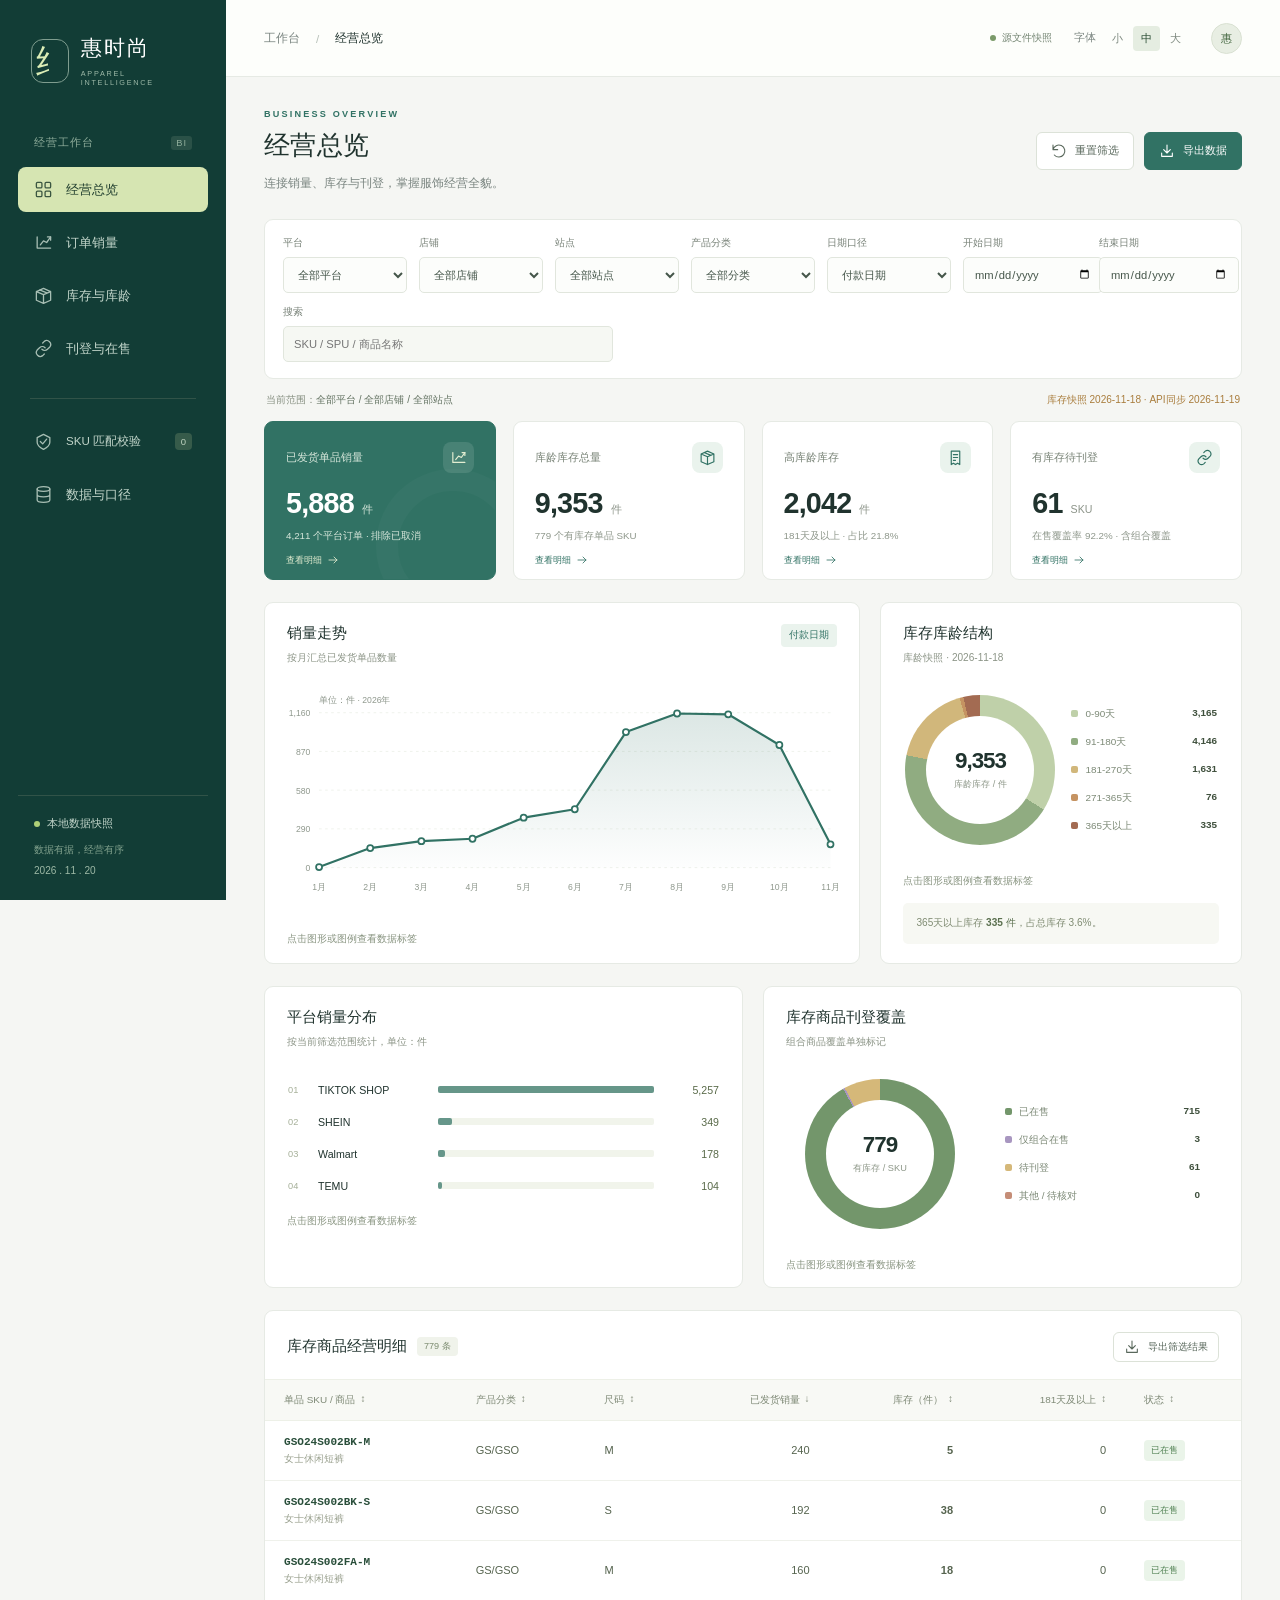
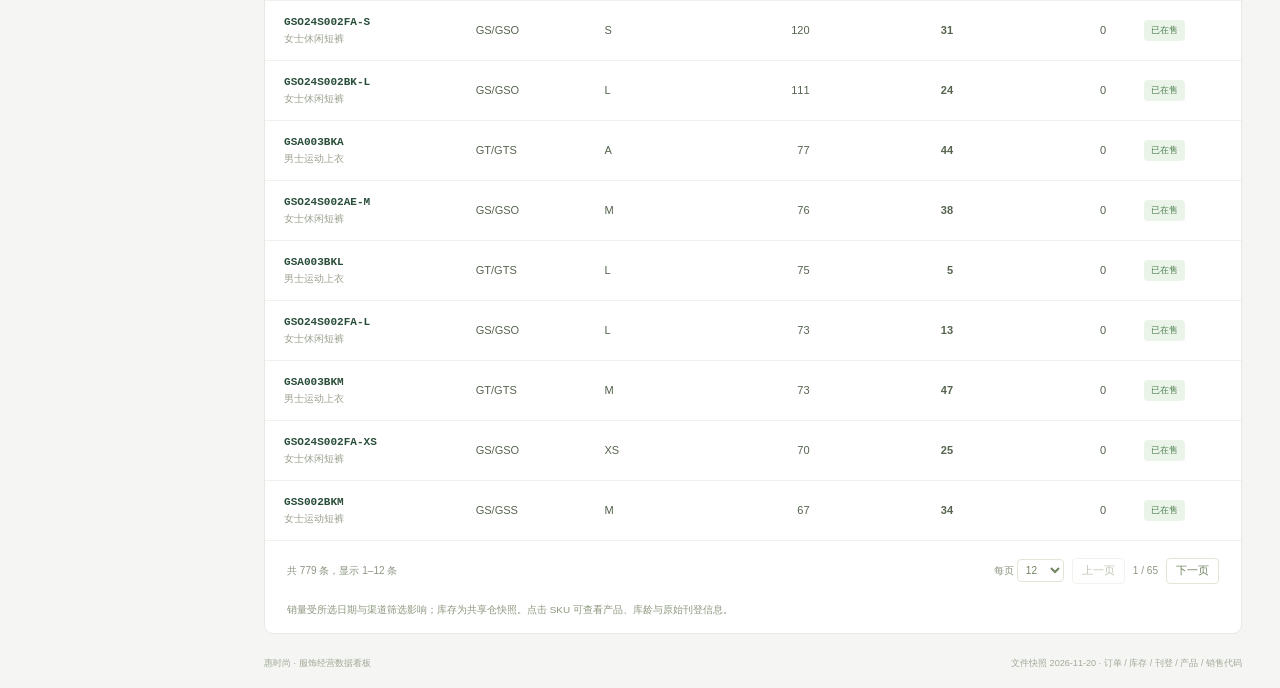
<file: apparel-dashboard/index.html>
<!doctype html>
<html lang="zh-CN">
<head>
  <meta charset="UTF-8">
  <meta name="viewport" content="width=device-width, initial-scale=1">
  <meta name="description" content="服饰经营数据看板：订单销量、库存库龄、刊登覆盖与SKU匹配校验。">
  <meta name="color-scheme" content="light">
  <title>服饰经营数据看板 · 惠时尚</title>
  <link rel="stylesheet" href="styles.css?v=d72ed5adf27a8ac1">
</head>
<body>
  <aside class="sidebar">
    <a class="brand" href="#overview" aria-label="服饰经营首页"><span class="brand-mark">纟</span><span>惠时尚<small>APPAREL INTELLIGENCE</small></span></a>
    <div class="workspace-label">经营工作台 <span>BI</span></div>
    <nav id="navigation" aria-label="业务板块"></nav>
    <div class="sidebar-bottom"><span class="status-dot"></span>本地数据快照<small>数据有据，经营有序</small><div class="sidebar-date" id="snapshot-date"></div></div>
  </aside>
  <div class="shell">
    <header class="topbar"><div class="breadcrumb">工作台 <span>/</span> <strong id="breadcrumb">经营总览</strong></div><div class="top-actions"><span class="snapshot-label">源文件快照</span><div class="font-control" role="group" aria-label="字体显示大小"><span>字体</span><button data-font="small" aria-label="小字体">小</button><button data-font="medium" aria-label="中字体">中</button><button data-font="large" aria-label="大字体">大</button></div><span class="avatar">惠</span></div></header>
    <main id="main">
      <div class="page-heading"><div><div class="eyebrow" id="eyebrow">BUSINESS OVERVIEW</div><h1 id="page-title">经营总览</h1><p id="page-description"></p></div><div class="heading-actions"><button class="button secondary" id="reset-filters"></button><button class="button primary" id="export"></button></div></div>
      <div id="filters" class="filter-panel" aria-label="数据筛选"></div>
      <div id="active-scope" class="scope-line"></div>
      <div id="content" aria-live="polite"></div>
      <footer>惠时尚 · 服饰经营数据看板<span id="footer-info"></span></footer>
    </main>
  </div>
  <dialog id="detail-modal"><div class="modal-header"><div><span class="eyebrow">PRODUCT DETAIL</span><h2 id="modal-title"></h2></div><button id="close-modal" class="icon-button" aria-label="关闭详情">✕</button></div><div id="modal-body"></div></dialog>
  <div id="toast" role="status"></div>
  <script src="data.js?v=93df504c79707b60"></script>
  <script src="history.js?v=b2da95bf17577408"></script>
  <script src="app.js?v=86401fcd9ac41039"></script>
</body>
</html>
</file>
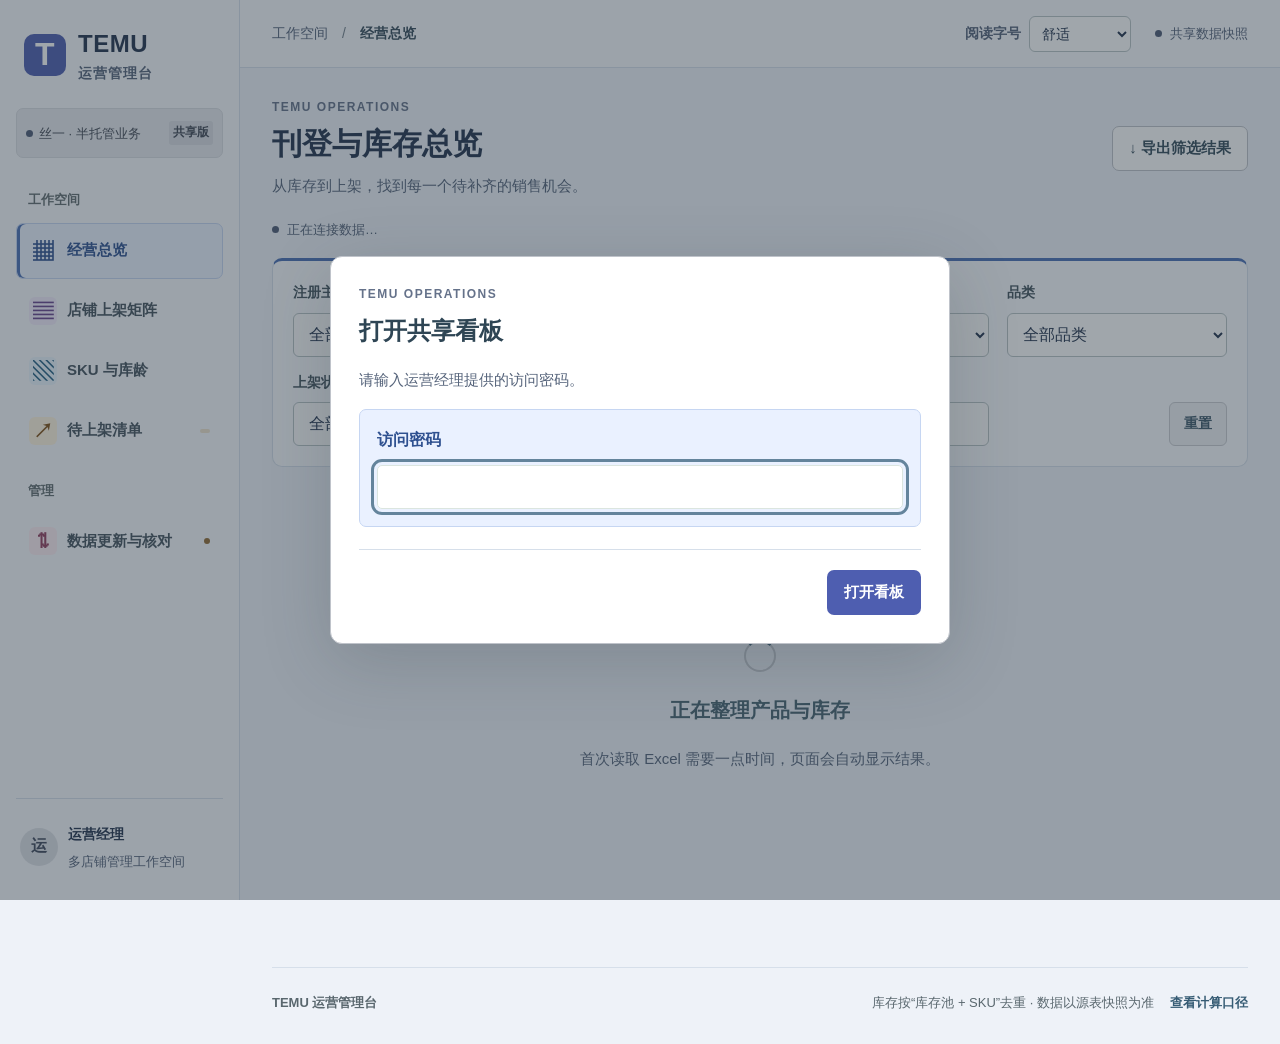
<file: temu-listing/index.html>
<!doctype html>
<html lang="zh-CN">
<head>
  <meta charset="utf-8">
  <meta name="viewport" content="width=device-width,initial-scale=1">
  <meta name="theme-color" content="#eef2f8">
  <meta name="description" content="TEMU多店铺刊登、站点库存与库龄分析">
  <title>TEMU 运营管理台</title>
  <link rel="icon" href="data:image/svg+xml,%3Csvg xmlns='http://www.w3.org/2000/svg' viewBox='0 0 40 40'%3E%3Crect width='40' height='40' rx='10' fill='%234e5eb0'/%3E%3Cpath d='M10 13h20v5h-7v14h-6V18h-7z' fill='%23ffffff'/%3E%3C/svg%3E">
  <link rel="stylesheet" href="./style.css?v=c56e6c23981a">
  <script type="module" src="./app.js?v=c56e6c23981a"></script>
</head>
<body data-tone="blue" data-color-theme="blue-violet">
  <aside class="sidebar">
    <a class="brand" href="./" aria-label="运营管理台首页"><span class="brand-symbol">T</span><span>TEMU<span class="brand-sub">运营管理台</span></span></a>
    <div class="workspace"><span class="workspace-dot"></span> 丝一 · 半托管业务 <span class="workspace-tag">共享版</span></div>
    <div class="nav-label">工作空间</div>
    <nav id="navigation" aria-label="主导航">
      <button class="nav-item active" data-view="overview" data-tone="blue" aria-label="经营总览"><span class="nav-icon" aria-hidden="true">▦</span><span class="nav-text">经营总览</span><span class="nav-compact">总览</span></button>
      <button class="nav-item" data-view="matrix" data-tone="violet" aria-label="店铺上架矩阵"><span class="nav-icon" aria-hidden="true">▤</span><span class="nav-text">店铺上架矩阵</span><span class="nav-compact">店铺矩阵</span></button>
      <button class="nav-item" data-view="detail" data-tone="cyan" aria-label="SKU 与库龄"><span class="nav-icon" aria-hidden="true">▧</span><span class="nav-text">SKU 与库龄</span><span class="nav-compact">SKU库龄</span></button>
      <button class="nav-item" data-view="pending" data-tone="amber" aria-label="待上架清单"><span class="nav-icon" aria-hidden="true">↗</span><span class="nav-text">待上架清单</span><span class="nav-compact">待上架</span><span id="pending-nav-count" class="nav-count"></span></button>
      <div class="nav-label">管理</div>
      <button class="nav-item" data-view="data" data-tone="rose" aria-label="数据更新与核对"><span class="nav-icon" aria-hidden="true">⇅</span><span class="nav-text">数据更新与核对</span><span class="nav-compact">数据核对</span><span id="quality-dot" class="quality-dot"></span></button>
    </nav>
    <div class="sidebar-footer"><div class="avatar">运</div><div><b>运营经理</b><small>多店铺管理工作空间</small></div></div>
  </aside>
  <div class="main-shell">
    <header class="topbar"><div class="breadcrumb">工作空间 <span>/</span> <b id="breadcrumb-current">经营总览</b></div><div class="topbar-tools"><label class="reading-control">阅读字号<select id="reading-size" aria-label="阅读字号"><option value="small">小一点</option><option value="comfortable">舒适</option><option value="large">更大</option></select></label><div class="connection"><span></span>共享数据快照</div></div></header>
    <main>
      <div class="page-heading"><div><div class="eyebrow">TEMU OPERATIONS</div><h1 id="page-title">刊登与库存总览</h1><p id="page-subtitle">从库存到上架，找到每一个待补齐的销售机会。</p></div><div class="heading-actions"><button id="export-button" class="button secondary">↓ 导出筛选结果</button><button id="update-button" hidden class="button primary">⟳ 一键更新</button></div></div>
      <div class="snapshot-line"><span class="data-dot"></span><span id="snapshot-label">正在连接数据…</span><span id="source-date" class="source-date"></span></div>
      <section class="filter-panel" id="filters" aria-label="数据筛选">
        <label>注册主体<select id="filter-company"><option value="">全部注册主体</option></select></label>
        <label>站点<select id="filter-site"><option value="">全部站点</option></select></label>
        <label>店铺<select id="filter-shop"><option value="">全部店铺</option></select></label>
        <label>品类<select id="filter-category"><option value="">全部品类</option></select></label>
        <label>上架状态<select id="filter-status"><option value="">全部状态</option><option value="active">在售</option><option value="bundle">仅组合在售</option><option value="pending">有货待上架</option><option value="unlisted">未上架</option><option value="check">待核对</option></select></label>
        <label>库存筛选<select id="filter-stock"><option value="">全部库存</option><option value="positive">有库存</option><option value="old">有超180天库存</option><option value="old365">有365天以上库存</option><option value="unknown">库存未提供／无记录</option></select></label>
        <label class="search-label">款式 / SKU / 产品名<div class="search-input"><span>⌕</span><input id="filter-search" type="search" placeholder="输入关键词" autocomplete="off"></div></label>
        <button id="reset-filters" class="reset-button">重置</button>
      </section>
      <div id="progress-panel" class="progress-panel" hidden><div><span class="spinner"></span><b id="progress-message">正在更新…</b><span id="progress-percent"></span></div><progress id="progress-bar" max="100" value="0"></progress></div>
      <div id="error-panel" class="error-panel" hidden role="alert"></div>
      <div id="app-content"><div class="loading-screen"><span class="spinner"></span><h2>正在整理产品与库存</h2><p>首次读取 Excel 需要一点时间，页面会自动显示结果。</p></div></div>
      <footer class="page-footer"><span>TEMU 运营管理台</span><span>库存按“库存池 + SKU”去重 · 数据以源表快照为准</span><button id="method-button">查看计算口径</button></footer>
    </main>
  </div>
  <dialog id="upload-dialog"><form id="upload-form"><div class="dialog-heading"><div><div class="eyebrow">DATA IMPORT</div><h2>更新源数据</h2></div><button type="button" class="close-dialog icon-button" aria-label="关闭">×</button></div><p class="muted">选择需要替换的 Excel。没有选择的源表继续使用当前版本，核对通过后一起生效。</p><label class="file-field" data-tone="violet"><span><b>产品信息表</b><small>单品、组合 SKU 与款式信息</small></span><input type="file" accept=".xlsx" name="products"></label><label class="file-field" data-tone="blue"><span><b>TEMU 在售链接</b><small>单品商品与组合商品工作表</small></span><input type="file" accept=".xlsx" name="listings"></label><label class="file-field" data-tone="cyan"><span><b>万邑通库龄</b><small>仓库、SKU 与五个库龄段数量</small></span><input type="file" accept=".xlsx" name="inventory"></label><label class="file-field" data-tone="orange"><span><b>店铺主体关系</b><small>店铺简称、品牌/店铺与注册公司名称</small></span><input type="file" accept=".xlsx" name="entities"></label><div id="upload-message" class="muted" role="status"></div><div class="dialog-footer"><button type="button" class="button secondary close-dialog">取消</button><button id="upload-submit" class="button primary" type="submit">上传并更新</button></div></form></dialog>
  <dialog id="detail-dialog" class="wide-dialog"><div id="detail-content"></div></dialog>
  <dialog id="method-dialog"><div class="dialog-heading"><h2>计算口径</h2><button class="close-dialog icon-button" aria-label="关闭">×</button></div><div id="method-content"></div></dialog>
  <div id="toast" class="toast" role="status" hidden></div>
</body>
</html>
</file>
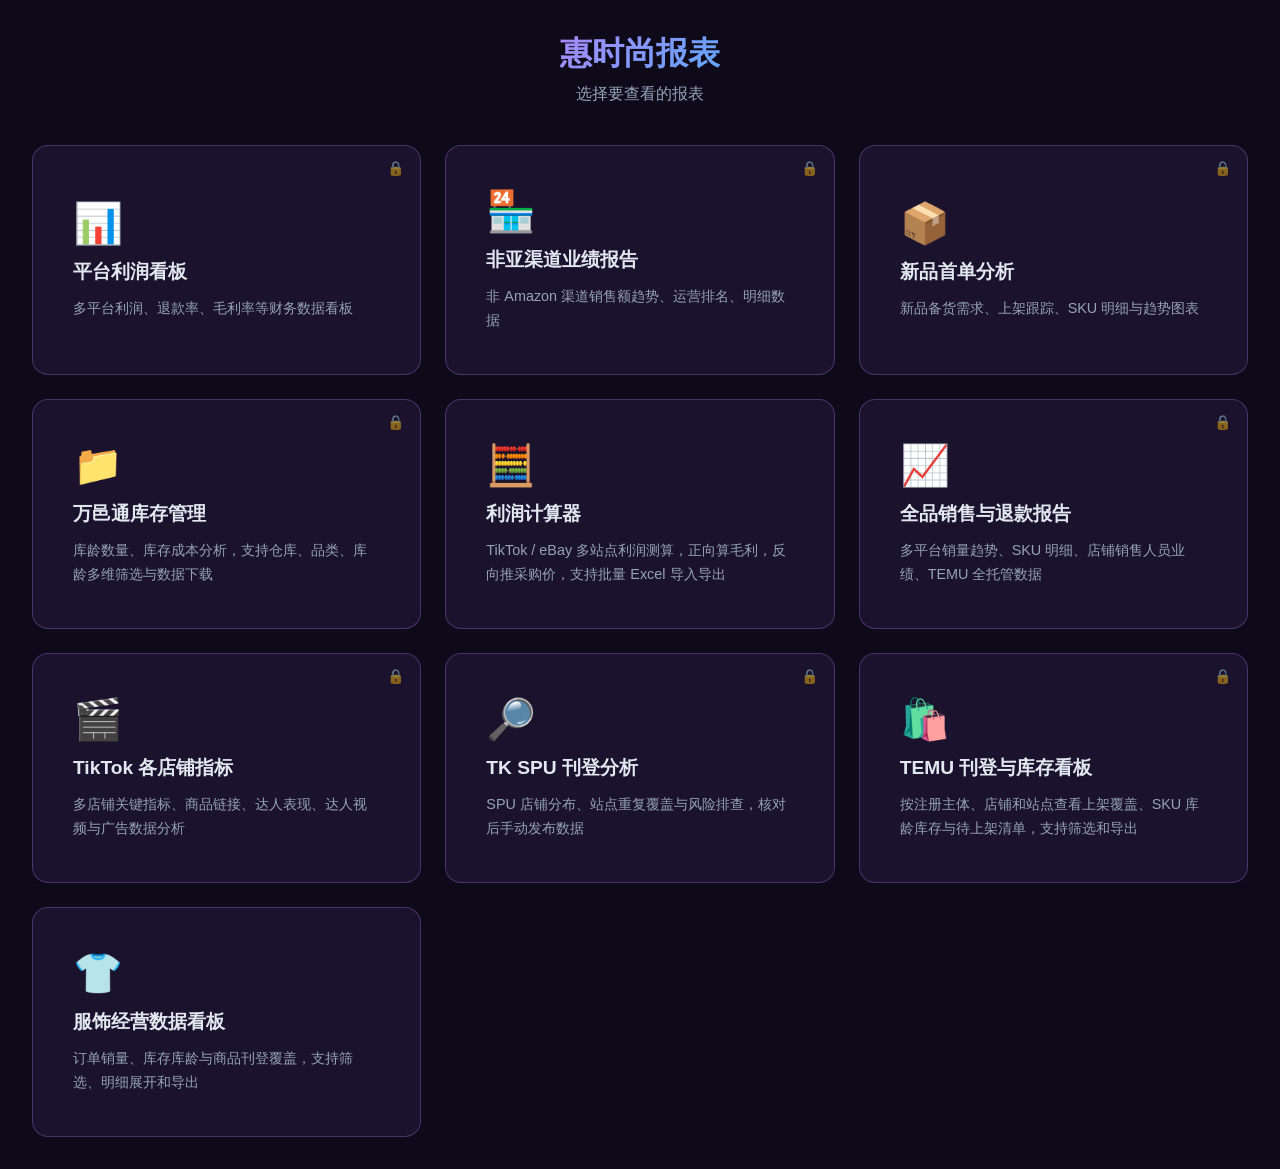
<file: home.html>
<!DOCTYPE html>
<html lang="zh-CN">
<head>
<meta charset="UTF-8">
<meta name="viewport" content="width=device-width, initial-scale=1.0">
<title>惠时尚报表导航</title>
<style>
  * { margin: 0; padding: 0; box-sizing: border-box; }
  body {
    font-family: -apple-system, BlinkMacSystemFont, "Segoe UI", "Microsoft YaHei", sans-serif;
    background: #0f0a1a;
    color: #e2e8f0;
    min-height: 100vh;
    display: flex;
    flex-direction: column;
    align-items: center;
    justify-content: center;
    padding: 2rem;
  }
  h1 {
    font-size: 2rem;
    margin-bottom: 0.5rem;
    background: linear-gradient(135deg, #a78bfa, #60a5fa);
    -webkit-background-clip: text;
    -webkit-text-fill-color: transparent;
  }
  p.subtitle { color: #94a3b8; margin-bottom: 2.5rem; font-size: 1rem; }
  .cards {
    width: min(100%, 1720px);
    display: grid;
    grid-template-columns: repeat(auto-fit, minmax(320px, 1fr));
    gap: 1.5rem;
  }
  .card {
    min-height: 230px;
    background: rgba(30, 20, 50, 0.8);
    border: 1px solid rgba(167, 139, 250, 0.3);
    border-radius: 16px;
    padding: 2rem 2.5rem;
    text-decoration: none;
    color: #e2e8f0;
    transition: transform 0.2s, border-color 0.2s, box-shadow 0.2s;
    display: flex;
    flex-direction: column;
    justify-content: center;
    gap: 0.75rem;
    position: relative;
  }
  .card:hover {
    transform: translateY(-4px);
    border-color: rgba(167, 139, 250, 0.7);
    box-shadow: 0 8px 32px rgba(167, 139, 250, 0.15);
  }
  .card .icon { font-size: 2.5rem; }
  .card .title { font-size: 1.2rem; font-weight: 700; }
  .card .desc { font-size: 0.9rem; color: #94a3b8; line-height: 1.6; }
  .lock-badge {
    position: absolute;
    top: 14px;
    right: 16px;
    font-size: 14px;
    opacity: 0.55;
  }
  @media (max-width: 480px) {
    body { padding: 1.5rem 1rem; justify-content: flex-start; }
    h1 { font-size: 1.5rem; margin-top: 2rem; }
    p.subtitle { font-size: 0.9rem; margin-bottom: 1.5rem; }
    .cards { grid-template-columns: 1fr; gap: 1rem; }
    .card { width: 100%; min-height: 190px; padding: 1.5rem 1.25rem; }
    .card .icon { font-size: 2rem; }
    .card .title { font-size: 1.1rem; }
  }
</style>
</head>
<body>
  <h1>惠时尚报表</h1>
  <p class="subtitle">选择要查看的报表</p>
  <div class="cards">
    <a class="card" href="./index.html">
      <div class="lock-badge">🔒</div>
      <div class="icon">📊</div>
      <div class="title">平台利润看板</div>
      <div class="desc">多平台利润、退款率、毛利率等财务数据看板</div>
    </a>

    <a class="card" href="./sales-channel.html">
      <div class="lock-badge">🔒</div>
      <div class="icon">🏪</div>
      <div class="title">非亚渠道业绩报告</div>
      <div class="desc">非 Amazon 渠道销售额趋势、运营排名、明细数据</div>
    </a>

    <a class="card" href="./new-product.html">
      <div class="lock-badge">🔒</div>
      <div class="icon">📦</div>
      <div class="title">新品首单分析</div>
      <div class="desc">新品备货需求、上架跟踪、SKU 明细与趋势图表</div>
    </a>

    <a class="card" href="./万邑通库存管理.html">
      <div class="lock-badge">🔒</div>
      <div class="icon">📁</div>
      <div class="title">万邑通库存管理</div>
      <div class="desc">库龄数量、库存成本分析，支持仓库、品类、库龄多维筛选与数据下载</div>
    </a>

    <a class="card" href="./profit-calc/">
      <div class="icon">🧮</div>
      <div class="title">利润计算器</div>
      <div class="desc">TikTok / eBay 多站点利润测算，正向算毛利，反向推采购价，支持批量 Excel 导入导出</div>
    </a>

    <a class="card" href="./全品销售与退款报告.html">
      <div class="lock-badge">🔒</div>
      <div class="icon">📈</div>
      <div class="title">全品销售与退款报告</div>
      <div class="desc">多平台销量趋势、SKU 明细、店铺销售人员业绩、TEMU 全托管数据</div>
    </a>

    <a class="card" href="./tiktok-store-dashboard.html">
      <div class="lock-badge">🔒</div>
      <div class="icon">🎬</div>
      <div class="title">TikTok 各店铺指标</div>
      <div class="desc">多店铺关键指标、商品链接、达人表现、达人视频与广告数据分析</div>
    </a>

    <a class="card" href="./tk-spu-listing.html">
      <div class="lock-badge">🔒</div>
      <div class="icon">🔎</div>
      <div class="title">TK SPU 刊登分析</div>
      <div class="desc">SPU 店铺分布、站点重复覆盖与风险排查，核对后手动发布数据</div>
    </a>

    <a class="card" href="./temu-listing/">
      <div class="lock-badge">🔒</div>
      <div class="icon">🛍️</div>
      <div class="title">TEMU 刊登与库存看板</div>
      <div class="desc">按注册主体、店铺和站点查看上架覆盖、SKU 库龄库存与待上架清单，支持筛选和导出</div>
    </a>

    <a class="card" href="./apparel-dashboard/" target="_blank" rel="noopener noreferrer">
      <div class="icon">👕</div>
      <div class="title">服饰经营数据看板</div>
      <div class="desc">订单销量、库存库龄与商品刊登覆盖，支持筛选、明细展开和导出</div>
    </a>
  </div>
</body>
</html>
</file>
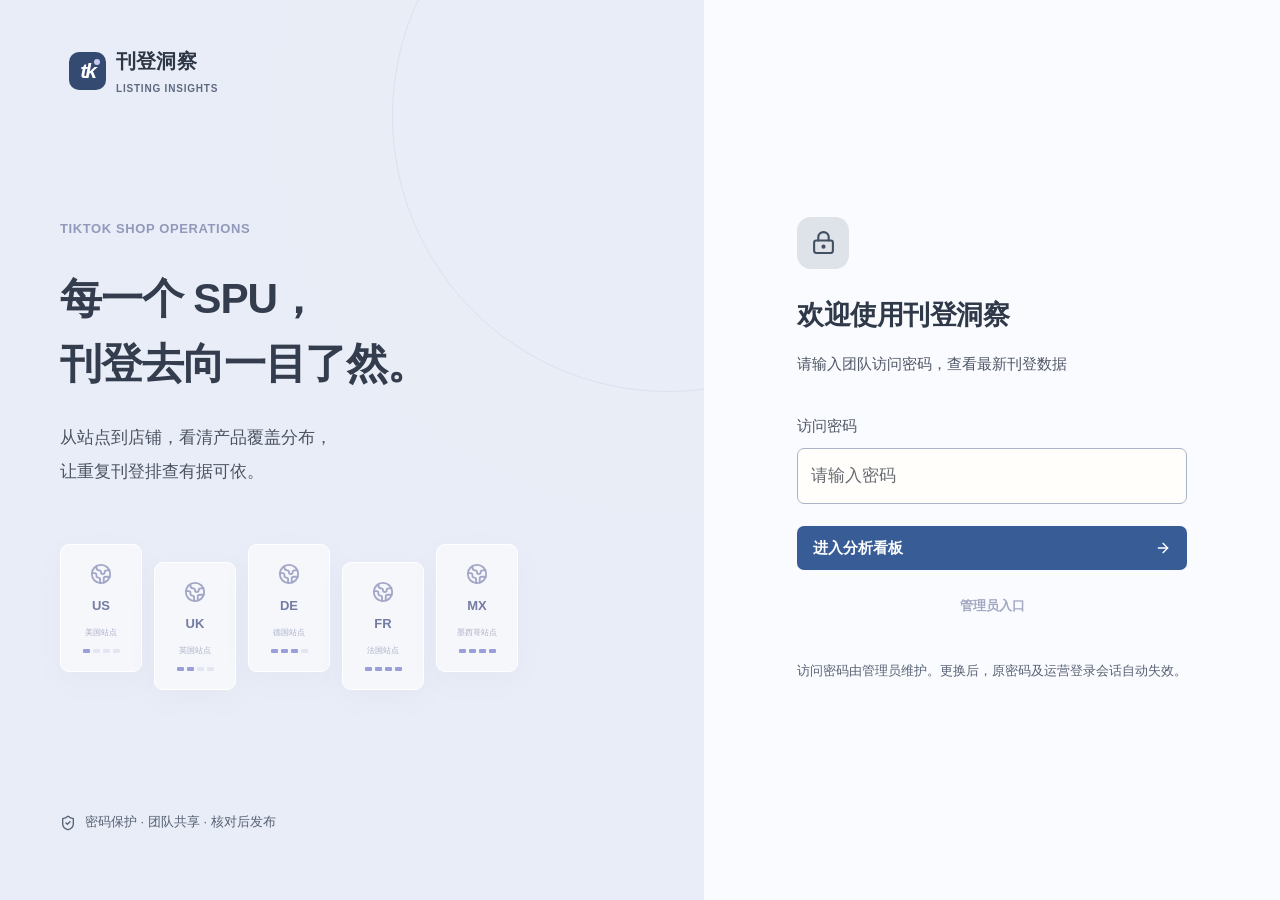
<file: tk-spu-listing.html>
<!doctype html>
<html lang="zh-CN"><head><meta charset="UTF-8"><meta name="viewport" content="width=device-width,initial-scale=1"><meta name="referrer" content="no-referrer"><meta http-equiv="Content-Security-Policy" content="default-src 'self';script-src 'self';style-src 'self' 'unsafe-inline';connect-src 'self';img-src 'self' data:;font-src 'self';object-src 'none';base-uri 'self';form-action 'none'"><title>TK SPU 刊登分析</title><meta name="description" content="按 SPU、站点和店铺查看刊登分布。需要团队访问密码。">  <script type="module" crossorigin src="./tk-spu/assets/tk-spu-listing-BWG3Gkgd.js"></script>
  <link rel="stylesheet" crossorigin href="./tk-spu/assets/tk-spu-listing-Cp07dYBQ.css">
</head><body><div id="root"></div></body></html>
</file>
<file: apparel-dashboard/styles.css>
@charset "UTF-8";
:root{--accent:#317264;--accent-soft:#eaf3ed;--accent-rgb:49,114,100;--bg:#f5f6f3;--ink:#20332e;--muted:#7a8580;--line:#e6eae4;--font:14px;--sidebar:226px;font-family:Inter,"Segoe UI","Microsoft YaHei","PingFang SC",sans-serif;color:var(--ink);font-size:var(--font);font-synthesis:none}
*{box-sizing:border-box}body{margin:0;background:var(--bg)}button,input,select{font:inherit}button,a,input,select{outline-offset:3px}button{cursor:pointer}button:disabled{cursor:default;opacity:.45}a{color:inherit;text-decoration:none}button{color:inherit}svg{display:block}button svg{width:16px;height:16px;flex-shrink:0}.sidebar{width:var(--sidebar);background:#123d36;position:fixed;inset:0 auto 0 0;display:flex;flex-direction:column;padding:34px 18px 24px;color:#c2d5ca;z-index:30}.brand{display:flex;gap:12px;align-items:center;color:#fff;padding:0 13px;font-size:1.5rem;font-weight:600;letter-spacing:2px}.brand-mark{border:1px solid #7f9d8f;border-radius:12px;width:40px;height:44px;display:grid;place-items:center;font-family:serif;font-size:32px;color:#dbedb6;letter-spacing:0}.brand small{font-size:.52rem;display:block;letter-spacing:1.7px;margin-top:7px;color:#9db9a8;font-weight:500}.workspace-label{margin:49px 16px 17px;font-size:.75rem;letter-spacing:1px;color:#8fad9b;display:flex;justify-content:space-between}.workspace-label span{font-size:.66rem;background:#2a5147;padding:2px 5px;border-radius:3px}nav{display:flex;flex-direction:column;gap:8px}.nav-item{border:0;background:transparent;color:inherit;display:flex;align-items:center;padding:13px 16px;gap:13px;width:100%;border-radius:8px;text-align:left;font-size:.95rem}.nav-item svg{width:19px;height:19px;opacity:.85}.nav-item:hover{background:#204c40}.nav-item.active{background:#d6e5b2;color:#203e2e;font-weight:650}.nav-item .nav-count{margin-left:auto;background:#365b4a;color:#bed2bf;padding:3px 6px;font-size:.68rem;border-radius:4px}.nav-item.active .nav-count{background:#bfd098;color:#28432a}.nav-divider{border-top:1px solid #315348;margin:19px 12px 12px}.sidebar-bottom{margin-top:auto;padding:20px 16px 0;border-top:1px solid #315348;font-size:.8rem}.status-dot{width:6px;height:6px;background:#aed077;display:inline-block;border-radius:50%;margin-right:7px}.sidebar-bottom small{display:block;margin-top:12px;color:#81a18d;font-size:.73rem}.sidebar-date{font-size:.72rem;color:#9cb8a5;margin-top:8px;font-variant-numeric:tabular-nums}.shell{margin-left:var(--sidebar)}.topbar{height:77px;background:#fdfefb;border-bottom:1px solid var(--line);display:flex;justify-content:space-between;align-items:center;padding:0 38px}.breadcrumb{font-size:.83rem;color:var(--muted);display:flex;gap:16px;align-items:center}.breadcrumb span{color:#b8c1b9}.breadcrumb strong{font-weight:500;color:var(--ink)}.top-actions{display:flex;gap:22px;align-items:center}.snapshot-label{font-size:.74rem;color:#748573}.snapshot-label:before{content:"";display:inline-block;background:#7b9a69;width:6px;height:6px;border-radius:50%;margin-right:6px}.avatar{width:31px;height:31px;display:grid;place-items:center;background:#e8eee3;border:1px solid #d9e1d2;border-radius:50%;font-size:.8rem;color:#40643d}.font-control{display:flex;align-items:center;gap:2px}.font-control>span{font-size:.75rem;color:var(--muted);margin-right:6px}.font-control button{border:0;border-radius:4px;background:transparent;padding:5px 8px;color:#7f8a80;font-size:.8rem}.font-control button.selected{background:#e5ede1;color:#284b32;font-weight:650}main{max-width:1800px;margin:0 auto;padding:32px 38px 18px}.page-heading{display:flex;align-items:center;justify-content:space-between;margin-bottom:26px;gap:20px}.eyebrow{font-size:.65rem;letter-spacing:2.2px;color:var(--accent);font-weight:650;margin-bottom:9px}h1{font-size:1.85rem;letter-spacing:.4px;margin:0;font-weight:650}h2{font-size:1.05rem;margin:0;font-weight:600}h3{font-size:.95rem;font-weight:600;margin:0}p{line-height:1.7}.page-heading p{margin:10px 0 0;color:var(--muted);font-size:.83rem}.heading-actions{display:flex;gap:10px;flex-shrink:0}.button{border-radius:6px;padding:10px 14px;display:inline-flex;align-items:center;justify-content:center;gap:8px;font-size:.82rem;border:1px solid transparent;font-weight:500;white-space:nowrap}.button.primary{background:var(--accent);color:#fff;border-color:var(--accent)}.button.secondary{background:#fff;border-color:#dce2d8;color:#59685c}.button:hover{filter:brightness(.97)}.button.mini{padding:6px 10px;font-size:.74rem}.filter-panel{background:#fff;border:1px solid var(--line);border-radius:9px;padding:16px 18px;display:flex;gap:12px;align-items:end;flex-wrap:wrap}.filter-field{display:flex;flex-direction:column;gap:7px;flex:1;min-width:113px;max-width:215px}.filter-field label{font-size:.71rem;color:#778177}.filter-field select,.filter-field input{width:100%;border:1px solid #e1e6dd;background:#fcfdfb;padding:9px 10px;border-radius:5px;color:#45564a;font-size:.8rem;height:36px}.filter-field.search{flex:1.6;max-width:330px;min-width:175px}.filter-field.search input{background:#f6f8f3}.filter-field input[type=date]{font-variant-numeric:tabular-nums;min-width:140px}.filter-field select:focus,.filter-field input:focus{outline:1px solid var(--accent)}.scope-line{display:flex;align-items:center;justify-content:space-between;gap:12px;min-height:42px;padding:9px 2px;font-size:.72rem;color:#879082}.scope-line strong{color:#60705f;font-weight:500}.scope-line .scope-warning{color:#a97d3d}.metric-grid{display:grid;grid-template-columns:repeat(4,minmax(0,1fr));gap:17px;margin-bottom:22px}.metric{background:#fff;border:1px solid var(--line);border-radius:9px;position:relative;padding:20px 21px;min-height:143px;overflow:hidden}.metric-label{font-size:.8rem;color:#778275;display:flex;align-items:center;gap:8px}.metric-icon{margin-left:auto;padding:7px;background:var(--accent-soft);border-radius:8px;color:var(--accent)}.metric-icon svg{width:17px;height:17px}.metric-value{font-size:2.05rem;font-weight:600;font-variant-numeric:tabular-nums;letter-spacing:-.8px;line-height:1.4;margin-top:10px}.metric-value small{font-size:.76rem;color:#8b9388;letter-spacing:0;font-weight:400;margin-left:8px}.metric-note{margin-top:7px;font-size:.7rem;color:#8e978b}.metric.emphasis{background:var(--accent);color:#fff;border-color:var(--accent)}.metric.emphasis .metric-label,.metric.emphasis .metric-note,.metric.emphasis .metric-value small{color:#d7e7db}.metric.emphasis .metric-icon{background:#ffffff1c;color:#e3edd1}.metric.emphasis:after{content:"";position:absolute;width:110px;height:110px;border:22px solid #ffffff06;border-radius:50%;right:-35px;bottom:-44px}.grid-two{display:grid;grid-template-columns:1.65fr 1fr;gap:20px;margin-bottom:22px}.grid-equal{display:grid;grid-template-columns:1fr 1fr;gap:20px;margin-bottom:22px}.panel{background:#fff;border:1px solid var(--line);border-radius:9px;min-width:0;overflow:hidden}.panel-head{padding:21px 22px 0;display:flex;justify-content:space-between;align-items:flex-start;gap:15px}.panel-head .sub{margin-top:8px;font-size:.72rem;color:#8b9486}.small-pill{font-size:.68rem;color:var(--accent);background:var(--accent-soft);padding:5px 8px;border-radius:4px;white-space:nowrap}.chart{padding:10px 16px 13px;min-height:245px}.chart svg{width:100%;height:245px;overflow:visible}.chart text{fill:#8f988d;font-family:inherit;font-size:10px}.chart .grid-line{stroke:#edf0e9;stroke-dasharray:3 4}.chart .axis{stroke:#e4e9de}.legend{display:flex;gap:15px;align-items:center;flex-wrap:wrap;color:#87917e;font-size:.7rem}.legend i{display:inline-block;width:7px;height:7px;border-radius:2px;margin-right:5px}.donut-wrap{display:flex;align-items:center;justify-content:space-around;gap:16px;padding:30px 24px}.donut{width:150px;height:150px;border-radius:50%;flex-shrink:0;position:relative;display:grid;place-items:center}.donut:before{content:"";position:absolute;inset:21px;background:white;border-radius:50%}.donut-center{position:relative;text-align:center}.donut-center strong{font-size:1.6rem;display:block;letter-spacing:-1px;font-weight:600}.donut-center span{font-size:.66rem;color:#8d9788}.donut-legend{display:flex;flex-direction:column;gap:14px;flex:1;max-width:195px}.legend-row{display:flex;justify-content:space-between;gap:12px;font-size:.71rem;color:#7c8976}.legend-row strong{font-weight:550;color:#3f503d;font-variant-numeric:tabular-nums}.legend-name{display:flex;align-items:center;gap:7px;white-space:nowrap}.legend-name i{width:7px;height:7px;border-radius:2px;flex-shrink:0}.insight-strip{margin:0 22px 19px;padding:12px 13px;background:#f7f8f3;border-radius:5px;font-size:.72rem;line-height:1.65;color:#7f8b72}.insight-strip strong{color:#5b704f;font-weight:600}.table-toolbar{display:flex;justify-content:space-between;gap:15px;align-items:center;padding:21px 22px 17px}.table-heading{display:flex;align-items:center;gap:10px}.table-count{background:#f0f3eb;padding:3px 7px;border-radius:4px;font-size:.65rem;color:#7c8c70}.table-actions{display:flex;gap:8px;align-items:center}.segmented{padding:3px;background:#f3f5ef;border:1px solid #e8ecdf;border-radius:6px;display:flex;gap:2px}.segmented button{border:0;background:transparent;color:#87917c;font-size:.73rem;border-radius:4px;padding:6px 10px}.segmented button.active{background:#fff;color:var(--accent);box-shadow:0 1px 3px #2538190c}.table-scroll{overflow-x:auto}table{width:100%;border-collapse:collapse;white-space:nowrap;font-size:.79rem;text-align:left}thead{background:#f8f9f5;color:#7e8976}th{font-weight:500;font-size:.71rem;padding:13px 19px;border-block:1px solid #edf0e7}th button{background:none;border:0;color:inherit;padding:0;font:inherit;display:inline-flex;gap:5px}td{padding:14px 19px;border-bottom:1px solid #eff1eb;color:#56644f;max-width:340px;overflow:hidden;text-overflow:ellipsis}td.num,th.num{text-align:right;font-variant-numeric:tabular-nums}tbody tr:hover{background:#fafcf7}.sku-link{color:#294e3a;border:0;background:transparent;padding:0;font:inherit;font-weight:550;font-family:"Consolas","Microsoft YaHei",monospace;text-align:left}.sku-link:hover{color:var(--accent);text-decoration:underline}.subtext{font-size:.68rem;color:#9aa18f;display:block;margin-top:5px;max-width:210px;overflow:hidden;text-overflow:ellipsis}.badge{display:inline-flex;gap:5px;align-items:center;padding:4px 7px;border-radius:4px;font-size:.67rem;font-weight:500;white-space:nowrap;background:#f0f3eb;color:#7f8b74}.badge.green{background:#eaf4e9;color:#518153}.badge.orange{background:#fbf0df;color:#ab8041}.badge.purple{background:#f0ebf8;color:#8b70ad}.badge.red{background:#fbece8;color:#b77762}.badge.blue{background:#eaf0fa;color:#6a89b3}.age-bar{height:5px;width:100px;display:flex;border-radius:3px;overflow:hidden;gap:1px;background:#edf0e9;margin-top:7px}.age-bar i{height:100%;display:block}.pagination{display:flex;align-items:center;justify-content:space-between;gap:14px;padding:17px 22px;font-size:.72rem;color:#8c9682}.pagination-controls{display:flex;align-items:center;gap:8px}.pagination button{border:1px solid #e1e6d8;background:#fff;border-radius:4px;padding:5px 9px;color:#71835f;font-size:.75rem}.pagination select{border:1px solid #e1e6d8;border-radius:4px;padding:4px;background:#fff;color:#71835f}.empty{min-height:210px;display:flex;align-items:center;justify-content:center;flex-direction:column;gap:10px;color:#8f9988;font-size:.85rem}.empty svg{width:30px;height:30px;opacity:.4}.empty small{font-size:.73rem}.banner{display:flex;align-items:start;gap:12px;border:1px solid #e5e9d9;background:#f0f4e8;border-radius:7px;padding:14px 17px;margin-bottom:20px;color:#718259;font-size:.76rem;line-height:1.7}.banner svg{width:18px;height:18px;flex-shrink:0;margin-top:3px}.banner.warning{background:#fdf5e9;border-color:#f1e2cb;color:#aa8759}.banner button{margin-left:auto;border:0;background:transparent;color:inherit;white-space:nowrap;font-size:.76rem;text-decoration:underline}.progress-track{height:5px;background:#eff2e9;border-radius:3px;width:100%;overflow:hidden;margin-top:7px}.progress-track i{display:block;height:100%;background:var(--accent);border-radius:3px}.ranking{padding:15px 23px 23px}.rank-row{display:grid;grid-template-columns:20px 110px 1fr 55px;align-items:center;gap:10px;margin-top:20px;font-size:.76rem}.rank-row .rank-no{font-size:.66rem;color:#a5af98}.rank-row .rank-value{text-align:right;color:#596a49;font-variant-numeric:tabular-nums}.rank-bar{height:7px;background:#f1f4eb;border-radius:2px}.rank-bar i{display:block;height:100%;background:var(--accent);border-radius:2px;opacity:.72}.source-cards{display:grid;grid-template-columns:repeat(2,minmax(0,1fr));gap:20px;margin-bottom:20px}.source-card{padding:23px}.source-card h3{display:flex;justify-content:space-between;align-items:center}.source-card .filename{font-size:.75rem;color:#77836b;overflow-wrap:anywhere;margin:17px 0;line-height:1.7}.source-meta{display:flex;gap:25px;color:#98a28e;font-size:.72rem}.source-meta strong{color:#55703e;margin-left:5px}.definitions{padding:10px 24px 24px}.definition{padding:16px 0;border-bottom:1px solid var(--line);font-size:.79rem;line-height:1.9;color:#7d8872}.definition:last-child{border:0}.definition strong{display:block;color:#4c6142;font-weight:550;margin-bottom:5px}.definition code{color:#516a45;background:#eef2e7;padding:2px 5px;border-radius:3px;font-size:.74rem}footer{display:flex;justify-content:space-between;padding:23px 0 0;color:#a0a897;font-size:.65rem}dialog{border:1px solid #e1e7da;border-radius:12px;width:min(950px,calc(100vw - 30px));max-height:86vh;padding:0;box-shadow:0 25px 90px #152d2630;color:var(--ink)}dialog::backdrop{background:#163c345c;backdrop-filter:blur(3px)}.modal-header{display:flex;justify-content:space-between;align-items:center;padding:23px 26px;border-bottom:1px solid var(--line);position:sticky;top:0;background:#fff;z-index:1}.modal-header h2{font-size:1.3rem}.icon-button{border:0;background:#f0f4eb;border-radius:50%;width:32px;height:32px;color:#798c69}.modal-body,#modal-body{padding:24px}.detail-grid{display:grid;grid-template-columns:repeat(4,minmax(0,1fr));gap:20px;padding-bottom:23px}.detail-grid label{display:block;color:#95a187;font-size:.71rem;margin-bottom:8px}.detail-grid span{font-size:.84rem;color:#526846;overflow-wrap:anywhere}.modal-section{margin-bottom:24px}.modal-section h3{margin-bottom:15px}.modal-section table{font-size:.74rem}.modal-section td{max-width:300px}.nowrap{white-space:nowrap}#toast{position:fixed;bottom:28px;left:calc(50% + 70px);transform:translateX(-50%) translateY(100px);transition:transform .25s;background:#234638;color:#fff;padding:13px 21px;border-radius:8px;font-size:.8rem;z-index:100;box-shadow:0 6px 25px #1e3b2a20;max-width:90vw}#toast.visible{transform:translateX(-50%) translateY(0)}.table-note{padding:0 22px 15px;font-size:.71rem;color:#8b967d;line-height:1.8}.error-panel{padding:30px;background:#fff3ed;border:1px solid #ecd4c7;border-radius:9px;color:#98664a;line-height:1.8}.text-muted{color:#94a085}.text-warning{color:#b28947}.font-small{--font:12px}.font-medium{--font:14px}.font-large{--font:16px}
.metric{display:block;width:100%;text-align:left;font:inherit;transition:box-shadow .16s,border-color .16s,transform .16s}.metric.metric{padding-bottom:36px}.metric-value,.metric-note{display:block}.metric:hover{border-color:var(--accent);box-shadow:0 5px 18px #253b2210;transform:translateY(-2px)}.metric:focus-visible{outline:3px solid var(--accent);outline-offset:3px}.metric.selected{box-shadow:0 0 0 2px var(--accent);border-color:var(--accent)}.metric-hint{position:absolute;left:21px;right:21px;bottom:12px;display:flex;align-items:center;gap:5px;font-size:.66rem;color:var(--accent)}.metric-hint svg{width:12px;height:12px;transition:transform .16s}.metric.selected .metric-hint svg{transform:rotate(-90deg)}.metric.emphasis .metric-hint{color:#e3edd1}.metric.emphasis.selected{outline:2px solid var(--accent);outline-offset:3px}.summary-detail{margin:0 0 22px;scroll-margin-top:22px}.summary-detail>.panel{border-color:var(--accent);box-shadow:0 4px 18px #273b2410;border-top-width:3px}.summary-caption{margin-top:9px;font-size:.76rem;line-height:1.8;color:var(--accent)}.summary-detail .table-toolbar{align-items:flex-start;flex-wrap:wrap}.summary-detail .table-actions{flex-wrap:wrap}.summary-detail .table-heading h2{line-height:1.6}.summary-detail .segmented button{white-space:nowrap}
.nav-item[data-nav="audit"] .nav-text{white-space:nowrap;font-size:.83rem}#toast{visibility:hidden;opacity:0}#toast.visible{visibility:visible;opacity:1}
@media(max-width:1200px){.metric{padding-bottom:36px}.metric-hint{left:15px;right:15px}}
@media(max-width:600px){.metric{padding-bottom:36px}.metric-hint{left:12px;right:12px}.summary-detail .table-actions{gap:8px;justify-content:flex-start}.summary-detail .segmented{width:100%}.summary-detail .segmented button{flex:1}.summary-caption{font-size:.73rem}}
@media(prefers-reduced-motion:reduce){.metric,.metric-hint svg{transition:none}.metric:hover{transform:none}}
.inventory-tabs{display:flex;gap:7px;margin:0 0 20px;border-bottom:1px solid var(--line);padding-bottom:12px;flex-wrap:wrap}.inventory-tabs button{border:1px solid transparent;border-radius:6px;background:transparent;padding:10px 16px;font-size:.86rem;color:#8a927d}.inventory-tabs button.active{color:var(--accent);border-color:var(--accent);background:var(--accent-soft);font-weight:600}.history-controls{display:flex;gap:16px;flex-wrap:wrap;padding:20px;margin-bottom:20px;overflow:visible}.history-controls .filter-field{max-width:none;min-width:180px;flex:1}.history-controls .filter-field:nth-child(-n+2){flex:2;min-width:240px}.history-controls select{max-width:100%;overflow:hidden;text-overflow:ellipsis}.history-kpi-grid{display:grid;grid-template-columns:repeat(3,minmax(0,1fr));gap:16px;margin-bottom:22px}.history-kpi{background:#fff;border:1px solid var(--line);border-top:3px solid var(--accent);border-radius:8px;padding:18px 20px;text-align:left;min-width:0;transition:box-shadow .15s}.history-kpi>span{color:#859078;font-size:.8rem}.history-kpi strong{display:block;font-size:1.8rem;line-height:1.6;margin-top:8px;font-weight:600;font-variant-numeric:tabular-nums}.history-kpi strong small{font-size:.75rem;color:#93a083;margin-left:7px;font-weight:400}.history-kpi>div{color:#8b947f;font-size:.73rem;line-height:1.7}.history-kpi em{display:block;font-style:normal;color:var(--accent);font-size:.67rem;margin-top:9px}.history-kpi.selected,.history-kpi:hover{box-shadow:0 0 0 1px var(--accent)}.history-kpi:last-child{border-top-color:#b77661}.history-delta{font-variant-numeric:tabular-nums;font-weight:550}.history-delta.up{color:#b87257}.history-delta.down{color:#58846a}.history-delta.flat{color:#9aa48d}.history-comparison{margin-bottom:22px}.history-comparison .table-scroll{margin-top:17px}.history-comparison td{padding-block:12px}.history-chart .legend{justify-content:center;padding:0 8px 14px}.history-chart .legend>span{white-space:nowrap}#history-detail{scroll-margin-top:20px}#history-detail .table-actions{flex-wrap:wrap}#history-detail .segmented select{max-width:240px;border:0;background:transparent;color:#6b7c59;padding:6px 9px;font-size:.75rem}#history-detail .table-toolbar{flex-wrap:wrap;align-items:start}#history-detail .badge{max-width:300px;overflow:hidden;text-overflow:ellipsis;display:inline-block}#history-detail .subtext{overflow:visible;max-width:none}.history-controls .filter-field label{white-space:nowrap}
@media(min-width:1650px){.history-kpi-grid{grid-template-columns:repeat(6,minmax(0,1fr))}.history-kpi{padding:17px 15px}.history-kpi>span{font-size:.74rem}.history-kpi>div{font-size:.67rem}}
@media(max-width:650px){.history-controls{padding:15px;gap:13px}.history-controls .filter-field,.history-controls .filter-field:nth-child(-n+2){min-width:100%;max-width:100%}.history-kpi-grid{grid-template-columns:repeat(2,minmax(0,1fr));gap:10px}.history-kpi{padding:14px 12px}.history-kpi strong{font-size:1.5rem}.history-kpi>span{font-size:.72rem}.history-kpi>div{font-size:.66rem}.inventory-tabs button{padding:9px 10px;font-size:.79rem}#history-detail .table-actions{width:100%;justify-content:flex-start}}
.interactive-chart{min-width:0;position:relative}.chart-hint{padding:0 22px 15px;color:#889480;font-size:.68rem}.mini-chart{display:inline-block;vertical-align:middle}.interactive-chart [data-chart-point],.interactive-chart [data-chart-pie]{cursor:pointer}.interactive-chart [role=button]:focus-visible{outline:2px solid var(--accent);outline-offset:4px;border-radius:4px}.interactive-chart .chart-hit{pointer-events:all}.interactive-chart g.chart-selected .chart-dot,.interactive-chart g:focus .chart-dot{r:5.5;stroke-width:3}.legend-row.chart-selected,.rank-row.chart-selected{background:var(--accent-soft);border-radius:4px}.chart-data-label{position:fixed;z-index:90;width:340px;max-width:calc(100vw - 20px);max-height:calc(100vh - 20px);overflow:auto;padding:15px 17px;border:1px solid var(--accent);border-radius:9px;background:#fff;box-shadow:0 8px 35px #163c3429;color:var(--ink);font-size:.78rem;line-height:1.6;box-sizing:border-box}.chart-data-label[hidden]{display:none}.chart-label-heading{display:flex;align-items:start;justify-content:space-between;gap:10px;border-bottom:1px solid var(--line);padding-bottom:10px;margin-bottom:10px;overflow-wrap:anywhere}.chart-label-heading strong{font-size:.86rem}.chart-label-heading button{border:0;background:var(--accent-soft);color:var(--accent);border-radius:4px;font-size:1.1rem;width:28px;height:28px;line-height:1;flex-shrink:0}.chart-label-values>div{display:flex;align-items:center;gap:9px;padding:5px 0;flex-wrap:wrap}.chart-label-values>div>span{display:flex;align-items:center;gap:7px;flex:1;min-width:120px;color:#75816b}.chart-label-values i{width:8px;height:8px;flex-shrink:0;border-radius:2px}.chart-label-values strong{font-variant-numeric:tabular-nums}.chart-label-values small{font-size:.65rem;margin-left:5px;font-weight:400;color:#87927b}.chart-label-values em{font-style:normal;color:var(--accent);font-size:.71rem;font-variant-numeric:tabular-nums}.chart-label-note{font-size:.67rem;color:#89937f;border-top:1px solid var(--line);margin-top:9px;padding-top:9px}
@media(min-width:1600px){main{padding-top:38px}.chart svg{height:270px}.donut-wrap{padding-top:42px;padding-bottom:42px}.metric{min-height:155px}}
@media(max-width:1200px){:root{--sidebar:190px}.sidebar{padding-inline:12px}.brand{font-size:1.25rem;padding:0 8px}.brand small{font-size:.47rem;letter-spacing:1px}.topbar{padding:0 25px}main{padding:27px 25px 16px}.metric-grid{gap:12px}.metric{padding:17px 15px}.metric-value{font-size:1.85rem}.grid-two{grid-template-columns:1.35fr 1fr}.donut-wrap{gap:15px;padding:30px 17px;flex-direction:column}.donut-legend{width:100%;max-width:none;display:grid;grid-template-columns:1fr 1fr;gap:10px 15px}.chart{padding-top:25px}.rank-row{grid-template-columns:16px 90px 1fr 50px}.font-large .metric-value{font-size:1.7rem}.font-large .grid-two{grid-template-columns:1fr 1fr}}
@media(max-width:900px){:root{--sidebar:72px}.sidebar{padding:24px 10px}.brand{justify-content:center;padding:0}.brand>span:not(.brand-mark),.workspace-label,.sidebar-bottom,.nav-text,.nav-count{display:none!important}.brand-mark{width:38px}.nav-item{justify-content:center;padding:14px 8px}.nav-item svg{width:22px;height:22px}nav{margin-top:38px}.nav-divider{margin:15px 0}.metric-grid{grid-template-columns:repeat(2,minmax(0,1fr))}.grid-two,.grid-equal{grid-template-columns:1fr}.donut-wrap{flex-direction:row}.donut-legend{display:flex;max-width:250px}.page-heading{align-items:flex-start}.heading-actions{padding-top:24px}.topbar{height:66px}.snapshot-label{display:none}.source-cards{grid-template-columns:1fr}.font-large .grid-two{grid-template-columns:1fr}}
@media(max-width:600px){:root{--sidebar:55px}.sidebar{padding-inline:5px}.brand-mark{width:32px;font-size:28px;height:36px}.topbar{padding:0 15px}.top-actions{gap:10px}.avatar{display:none}main{padding:23px 14px 16px}.page-heading{flex-direction:column;gap:16px;margin-bottom:19px}.heading-actions{padding:0;width:100%}.heading-actions .button{flex:1}.eyebrow{font-size:.6rem}h1{font-size:1.6rem}.filter-panel{padding:13px;gap:11px}.filter-field{min-width:calc(50% - 11px);max-width:none}.filter-field.search{max-width:none}.scope-line{align-items:start;line-height:1.7;flex-direction:column;gap:1px;padding-block:10px}.metric-grid{gap:10px}.metric{padding:14px 12px;min-height:133px}.metric-label{font-size:.73rem}.metric-icon{padding:5px}.metric-icon svg{width:14px;height:14px}.metric-value{font-size:1.7rem}.metric-note{font-size:.65rem;line-height:1.6}.donut-wrap{padding:25px 18px;gap:18px}.donut{width:120px;height:120px}.donut:before{inset:17px}.donut-center strong{font-size:1.35rem}.panel-head{padding:18px 17px 0}.table-toolbar{padding:18px 15px;align-items:start;flex-direction:column}.table-actions{width:100%;justify-content:space-between}.table-heading{flex-wrap:wrap}.pagination{padding:15px;align-items:start;flex-direction:column}.pagination-controls{flex-wrap:wrap}.detail-grid{grid-template-columns:repeat(2,minmax(0,1fr))}.legend-row{font-size:.66rem;gap:8px}.chart svg{height:220px}.chart{min-height:220px}.banner{padding:12px;font-size:.71rem;flex-wrap:wrap}.banner button{margin-left:29px}footer{flex-direction:column;gap:8px}#toast{left:50%}.breadcrumb{font-size:.75rem;gap:10px}}
</file>
<file: temu-listing/style.css>
@charset "UTF-8";
:root {
  --bg: #eef2f8;
  --paper: #ffffff;
  --surface: #f5f7fc;
  --ink: #24344e;
  --muted: #56647b;
  --secondary: #65728a;
  --line: #d6dfea;
  --table-head: #eaf0fa;
  --row-alt: #f7f9fd;
  --hover: #edf2ff;
  --brand: #4e5eb0;
  --brand-contrast: #ffffff;
  --active: #4b70b5;
  --active-ink: #2f5190;
  --active-bg: #eaf1ff;
  --bundle: #8162ad;
  --bundle-ink: #68468e;
  --bundle-bg: #f1ebfb;
  --pending: #ab732b;
  --pending-ink: #805117;
  --pending-bg: #fff3de;
  --check: #b15e7c;
  --check-ink: #923e5e;
  --check-bg: #fcecf2;
  --age-0: #4c6ca8;
  --age-1: #7765a7;
  --age-2: #946c30;
  --age-3: #9d5f3f;
  --age-4: #a24f71;
  --tone-color: #4b70b5;
  --tone-ink: #2f5190;
  --tone-bg: #eaf1ff;
  --tone-border: #c6d6f2;
  --radius: 10px;
  font-family: "Microsoft YaHei UI", "Microsoft YaHei", "PingFang SC", "Segoe UI", sans-serif;
  font-size: 16px;
  line-height: 1.65;
  font-weight: 500;
  color: var(--ink);
  background: var(--bg);
}
/* Shared tones identify sections, metrics and company groups consistently. */
[data-tone="blue"] { --tone-color: #4b70b5; --tone-ink: #2f5190; --tone-bg: #eaf1ff; --tone-border: #c6d6f2; }
[data-tone="violet"] { --tone-color: #8162ad; --tone-ink: #68468e; --tone-bg: #f1ebfb; --tone-border: #dbcef0; }
[data-tone="cyan"] { --tone-color: #3a799f; --tone-ink: #245f83; --tone-bg: #e8f4fc; --tone-border: #c0ddeb; }
[data-tone="amber"] { --tone-color: #ab732b; --tone-ink: #805117; --tone-bg: #fff3de; --tone-border: #ead1a7; }
[data-tone="orange"] { --tone-color: #b56c42; --tone-ink: #8e4d2a; --tone-bg: #fff0e6; --tone-border: #edcfbb; }
[data-tone="rose"] { --tone-color: #b15e7c; --tone-ink: #923e5e; --tone-bg: #fcecf2; --tone-border: #ecc5d3; }
[data-tone="slate"] { --tone-color: #71809b; --tone-ink: #4f5f7a; --tone-bg: #eef1f7; --tone-border: #d2dbe9; }
.age-band-0 { --band-color: var(--age-0); --band-ink: #2f5190; --band-bg: #f0f5ff; --band-alt: #eaf1fc; --band-head: #e1eafb; }
.age-band-1 { --band-color: var(--age-1); --band-ink: #634c8c; --band-bg: #f6f2fc; --band-alt: #f0ebf9; --band-head: #e9e1f6; }
.age-band-2 { --band-color: var(--age-2); --band-ink: #79551e; --band-bg: #fff8e9; --band-alt: #fcf3de; --band-head: #f6e8c8; }
.age-band-3 { --band-color: var(--age-3); --band-ink: #8a4c2d; --band-bg: #fff4ec; --band-alt: #fbece1; --band-head: #f6dfcf; }
.age-band-4 { --band-color: var(--age-4); --band-ink: #903d60; --band-bg: #fff0f5; --band-alt: #fae6ef; --band-head: #f2d7e3; }
:root[data-reading-size="small"] { font-size: 14px; }
:root[data-reading-size="large"] { font-size: 18px; }
* { box-sizing: border-box; }
body { margin: 0; }
button, input, select { font: inherit; }
button, a, input, select { touch-action: manipulation; }
button { cursor: pointer; color: inherit; }
button:disabled { opacity: .55; cursor: default; }
button:focus-visible, a:focus-visible, input:focus-visible, select:focus-visible {
  outline: 3px solid #64849c;
  outline-offset: 3px;
}
a { color: inherit; text-decoration: none; }
input[type="checkbox"] { width: 18px; height: 18px; accent-color: var(--brand); flex: none; }
select:disabled, input:disabled { opacity: 1; color: var(--muted); background: #eff2f8; }
.nav-compact { display: none; }

.sidebar {
  position: fixed; inset: 0 auto 0 0; z-index: 20;
  display: flex; flex-direction: column; overflow-y: auto;
  width: 240px; padding: 28px 16px;
  background: #f7f8fc; border-right: 1px solid var(--line);
}
.brand { display: flex; align-items: center; gap: 12px; padding: 0 8px; font-size: 1.5rem; font-weight: 750; letter-spacing: .5px; line-height: 1.3; }
.brand-symbol { display: grid; place-items: center; flex: none; width: 42px; height: 42px; border-radius: 10px; background: var(--brand); color: var(--brand-contrast); font-size: 2rem; font-weight: 800; }
.brand-sub { display: block; margin-top: 5px; color: var(--muted); font-size: .875rem; font-weight: 600; letter-spacing: 1px; }
.workspace { display: flex; align-items: center; gap: 6px; margin: 26px 0 14px; padding: 12px 9px; border: 1px solid #d9dce1; border-radius: 7px; background: #e7e9ee; color: #464c58; font-size: .8125rem; white-space: nowrap; }
.workspace-dot, .connection span, .data-dot { display: inline-block; flex: none; width: 7px; height: 7px; border-radius: 50%; background: #4e5b75; }
.workspace-tag { margin-left: auto; padding: 2px 4px; border-radius: 3px; color: #424855; background: #d8dbe2; font-size: .75rem; font-weight: 650; }
.nav-label { padding: 17px 12px 8px; color: #626d70; font-size: .8125rem; font-weight: 650; }
.nav-item { display: flex; align-items: center; gap: 10px; width: 100%; margin: 4px 0; padding: 13px 12px; border: 1px solid transparent; border-radius: 7px; background: transparent; color: #46545f; font-size: .9375rem; font-weight: 650; text-align: left; line-height: 1.5; }
.nav-item.active { border-color: var(--tone-border); background: var(--tone-bg); color: var(--tone-ink); box-shadow: inset 3px 0 var(--tone-color); }
.nav-item:hover { border-color: var(--tone-border); background: var(--tone-bg); }
.nav-icon { display: grid; place-items: center; width: 28px; height: 28px; flex: none; border-radius: 6px; background: var(--tone-bg); color: var(--tone-ink); text-align: center; font-size: 1.25rem; line-height: 1.2; }
.nav-count { margin-left: auto; padding: 2px 5px; border-radius: 4px; background: #eee2cd; color: #7d541e; font-size: .75rem; font-weight: 700; }
.quality-dot { margin-left: auto; width: 6px; height: 6px; border-radius: 50%; background: #916b35; }
.sidebar-footer { display: flex; align-items: center; gap: 10px; margin-top: auto; padding: 22px 4px 0; border-top: 1px solid var(--line); }
.avatar { display: grid; place-items: center; width: 38px; height: 38px; flex: none; border-radius: 50%; background: #dde0e6; color: #40495c; font-weight: 700; }
.sidebar-footer b { font-size: .875rem; font-weight: 650; }
.sidebar-footer small { display: block; margin-top: 3px; color: var(--muted); font-size: .8125rem; }
.main-shell { margin-left: 240px; }

.topbar { display: flex; align-items: center; justify-content: space-between; gap: 14px; min-height: 68px; padding: 12px 32px; border-bottom: 1px solid var(--line); background: #f7f8fc; }
.breadcrumb { color: var(--muted); font-size: .875rem; }
.breadcrumb span { margin: 0 10px; color: #73818b; }
.breadcrumb b { color: #364b5a; font-weight: 650; }
.topbar-tools { display: flex; align-items: center; gap: 24px; }
.connection { display: flex; align-items: center; gap: 8px; color: var(--muted); font-size: .8125rem; white-space: nowrap; }
.reading-control { display: flex; align-items: center; gap: 8px; color: var(--muted); font-size: .875rem; font-weight: 600; white-space: nowrap; }
.reading-control select { width: 6.4rem; height: 36px; padding: 0 8px; font-size: .875rem; }
main { max-width: 1900px; margin: auto; padding: 30px 32px 0; }
.page-heading { display: flex; align-items: center; justify-content: space-between; gap: 24px; }
.eyebrow { color: var(--secondary); font-size: .75rem; font-weight: 650; letter-spacing: 1.5px; }
h1 { margin: 5px 0 8px; font-size: 1.875rem; font-weight: 750; line-height: 1.4; }
p { line-height: 1.75; }
.page-heading p { margin: 0; color: var(--muted); font-size: .9375rem; }
.heading-actions { display: flex; align-items: center; flex-wrap: wrap; gap: 10px; justify-content: flex-end; }
.button { min-height: 44px; padding: 10px 16px; border: 1px solid transparent; border-radius: 7px; font-size: .9375rem; font-weight: 650; line-height: 1.5; white-space: nowrap; }
.primary { background: var(--brand); color: #ffffff; }
.primary:hover { background: #3c4b93; }
.secondary { background: var(--paper); border-color: #bfc2c9; color: #354c5b; }
.secondary:hover { background: #e7e9ec; }
.snapshot-line { display: flex; align-items: center; flex-wrap: wrap; gap: 8px; margin: 20px 0 18px; color: var(--muted); font-size: .8125rem; }
.source-date { margin-left: auto; color: var(--muted); }
.filter-panel { display: grid; grid-template-columns: repeat(4, minmax(0, 1fr)); align-items: end; gap: 14px 18px; margin-bottom: 22px; padding: 20px; border: 1px solid var(--line); border-top: 3px solid var(--tone-color); border-radius: var(--radius); background: #f8faff; }
.filter-panel label { display: flex; flex-direction: column; gap: 8px; min-width: 0; color: #43535d; font-size: .875rem; font-weight: 650; }
.filter-panel label.search-label { grid-column: auto; }
select, .search-input, input[type="text"], input[type="password"] { width: 100%; height: 44px; padding: 0 11px; border: 1px solid #b8c4c6; border-radius: 6px; background: #ffffff; color: var(--ink); font-size: 1rem; font-weight: 500; min-width: 0; }
.search-input { display: flex; align-items: center; gap: 8px; }
.search-input span { color: #5c6d77; font-size: 1.3rem; }
.search-input input { width: 100%; min-width: 0; border: 0; outline: 0; background: transparent; color: var(--ink); font-size: 1rem; }
.search-input input::placeholder { color: #68777c; }
.reset-button { justify-self: end; min-height: 44px; padding: 8px 14px; border: 1px solid #c8cbd0; border-radius: 6px; background: #eff0f3; color: #3e596b; font-size: .875rem; font-weight: 650; }

.kpi-grid { display: grid; grid-template-columns: repeat(3, minmax(0, 1fr)); gap: 16px; margin-bottom: 22px; }
.kpi { min-width: 0; padding: 18px 20px; border: 1px solid var(--tone-border); border-top: 4px solid var(--tone-color); border-radius: var(--radius); background: var(--tone-bg); }
.kpi-head { display: flex; align-items: center; justify-content: space-between; gap: 8px; color: var(--tone-ink); font-size: .9375rem; font-weight: 650; }
.kpi-icon { display: grid; place-items: center; flex: none; width: 30px; height: 30px; border: 1px solid var(--tone-border); border-radius: 7px; background: #ffffffb3; color: var(--tone-ink); font-size: 1rem; }
.kpi-value, .kpi-value.warning-number { margin: 8px 0 5px; color: var(--tone-ink); font-size: 2.125rem; font-weight: 750; line-height: 1.3; font-variant-numeric: tabular-nums; white-space: nowrap; }
.kpi-value small { margin-left: 6px; color: #425b6a; font-size: .875rem; font-weight: 600; }
.kpi-sub { min-height: 23px; color: var(--muted); font-size: .8125rem; line-height: 1.6; }
.warning-number { color: #865b27; }
.section-grid { display: grid; grid-template-columns: minmax(0, 1.55fr) minmax(0, 1fr); gap: 22px; margin-bottom: 22px; align-items: start; }
.panel { min-width: 0; overflow: hidden; border: 1px solid var(--line); border-top: 3px solid var(--tone-color); border-radius: var(--radius); background: var(--paper); }
.panel-heading { display: flex; align-items: flex-start; justify-content: space-between; gap: 16px; padding: 20px 22px 16px; border-bottom: 1px solid var(--tone-border); background: var(--tone-bg); }
.panel-heading h2 { margin: 0; color: var(--tone-ink); font-size: 1.125rem; font-weight: 750; line-height: 1.5; }
.panel-heading p { margin: 6px 0 0; color: var(--muted); font-size: .875rem; line-height: 1.65; }
.panel-content { padding: 18px 22px 22px; }
.panel-badge { flex: none; padding: 4px 8px; border: 1px solid var(--tone-border); border-radius: 5px; background: #ffffffb3; color: var(--tone-ink); font-size: .8125rem; font-weight: 600; white-space: nowrap; }
.text-button { min-height: 32px; padding: 3px 0; border: 0; background: none; color: #345974; font-size: .875rem; font-weight: 650; line-height: 1.5; white-space: nowrap; }
.text-button:hover, .link-button:hover { text-decoration: underline; }
.legend { display: flex; flex-wrap: wrap; gap: 10px 16px; margin-bottom: 20px; color: #485a62; font-size: .8125rem; font-weight: 600; }
.legend span { display: flex; align-items: center; gap: 7px; }
.legend i { width: 9px; height: 9px; flex: none; border-radius: 2px; }
.age-row { display: grid; grid-template-columns: 86px minmax(80px, 1fr) 80px; align-items: center; gap: 14px; margin: 18px 0; min-height: 45px; }
.age-site strong { color: #354c58; font-size: .9375rem; font-weight: 700; }
.age-site small { display: block; color: var(--muted); font-size: .8125rem; line-height: 1.4; }
.stacked-track { display: flex; height: 30px; overflow: hidden; border-radius: 4px; background: #e2e4e7; }
.age-segment { display: flex; align-items: center; justify-content: center; height: 100%; min-width: 0; overflow: hidden; color: #fffdf7; font-size: .8125rem; font-weight: 700; white-space: nowrap; transition: width .2s; }
.age-value { color: #334c5d; font-size: 1rem; font-weight: 650; font-variant-numeric: tabular-nums; text-align: right; }
.chart-note { margin-top: 20px; padding-top: 14px; border-top: 1px solid var(--line); color: var(--muted); font-size: .8125rem; line-height: 1.8; }
.donut-layout { display: grid; grid-template-columns: minmax(140px, 172px) minmax(0, 1fr); align-items: center; gap: 16px; margin: 12px 0 20px; }
.donut { width: 100%; max-width: 172px; height: auto; }
.donut text { font-family: inherit; }
.donut text:first-of-type { fill: #2b4352; font-size: 1.5rem; font-weight: 750; }
.donut text.compact { font-size: 1.25rem; }
.donut text:last-of-type { fill: #52636a; font-size: .8125rem; font-weight: 600; transform: translateY(6px); }
.donut-legend { display: flex; flex-direction: column; gap: 14px; min-width: 0; }
.donut-item { display: flex; align-items: center; gap: 8px; padding: 8px 10px; border-radius: 6px; background: var(--tone-bg); color: var(--tone-ink); font-size: .875rem; line-height: 1.5; }
.donut-item.active { background: var(--active-bg); color: var(--active-ink); }
.donut-item.bundle { background: var(--bundle-bg); color: var(--bundle-ink); }
.donut-item.pending { background: var(--pending-bg); color: var(--pending-ink); }
.donut-item.check { background: var(--check-bg); color: var(--check-ink); }
.donut-item i { width: 9px; height: 9px; flex: none; border-radius: 50%; }
.donut-item span { min-width: 0; flex: 1; }
.donut-item b { margin-left: auto; color: inherit; font-size: .9375rem; font-weight: 700; white-space: nowrap; }
.mini-alert { display: flex; align-items: flex-start; gap: 10px; margin-top: 18px; padding: 13px 14px; border: 1px solid #ead1a7; border-radius: 7px; background: var(--pending-bg); color: var(--pending-ink); font-size: .875rem; line-height: 1.75; }
.mini-alert > span:nth-child(2) { min-width: 0; flex: 1; }
.mini-alert button { flex: none; border: 0; background: none; padding: 0; color: #704c1c; font-size: .875rem; font-weight: 700; text-decoration: underline; }
.store-grid { display: grid; grid-template-columns: minmax(0, 1fr) minmax(0, 1.5fr); gap: 22px; margin-bottom: 22px; align-items: start; }
.store-bar-row { display: grid; grid-template-columns: 94px 1fr 60px; align-items: center; gap: 14px; margin: 12px 0; min-height: 30px; }
.store-bar-row button { min-width: 0; padding: 4px 0; overflow: hidden; border: 0; background: transparent; color: #38596e; font-size: .875rem; font-weight: 650; text-align: left; text-overflow: ellipsis; white-space: nowrap; }
.store-track { height: 10px; overflow: hidden; border-radius: 4px; background: #e0e2e7; }
.store-track span { display: block; height: 100%; border-radius: 4px; background: var(--tone-color); }
.store-bar-row b { color: #354c59; font-size: .9375rem; font-weight: 650; text-align: right; }

.table-toolbar { display: flex; align-items: center; flex-wrap: wrap; gap: 10px; padding: 18px 22px; border-bottom: 1px solid var(--tone-border); background: var(--tone-bg); }
.table-toolbar h2 { margin: 0; color: var(--tone-ink); font-size: 1.125rem; font-weight: 750; }
.result-count { color: var(--muted); font-size: .875rem; }
.toolbar-end { display: flex; align-items: center; flex-wrap: wrap; gap: 12px; margin-left: auto; }
.table-wrap { width: 100%; max-height: 70vh; overflow: auto; scrollbar-color: #a8adb6 #e4e6eb; }
table { width: 100%; border-collapse: separate; border-spacing: 0; color: var(--ink); text-align: left; white-space: nowrap; font-size: .9375rem; }
th { position: sticky; top: 0; z-index: 3; padding: 15px 16px; border-top: 1px solid var(--line); border-bottom: 1px solid #bec1c8; background: var(--table-head); color: #304650; font-weight: 700; text-align: left; }
td { padding: 16px; border-bottom: 1px solid #d9dce1; background: var(--paper); color: #34454f; line-height: 1.7; font-variant-numeric: tabular-nums; }
th:first-child, td:first-child { padding-left: 22px; }
th:last-child, td:last-child { padding-right: 22px; }
tbody tr:nth-child(even) td { background: var(--row-alt); }
tbody tr:hover td { background: var(--hover); }
tbody tr:last-child td { border-bottom: 0; }
.product-cell { min-width: 210px; width: 250px; max-width: 270px; white-space: normal; }
.product-cell b { color: #293f4f; font-size: .9375rem; font-weight: 750; line-height: 1.65; overflow-wrap: anywhere; }
.product-name { display: -webkit-box; -webkit-box-orient: vertical; -webkit-line-clamp: 2; overflow: hidden; margin-top: 5px; max-width: 250px; color: #536169; font-size: .875rem; line-height: 1.65; white-space: normal; }
.subcode { display: block; margin-top: 5px; color: #5c6b72; font-size: .8125rem; font-weight: 500; line-height: 1.6; }
.number { font-weight: 650; text-align: right; }
.em-number { color: #284c64; font-weight: 750; }
.old-number { color: #845220; font-weight: 700; }
.status { display: inline-block; padding: 6px 9px; border: 1px solid transparent; border-radius: 5px; font-size: .875rem; font-weight: 650; line-height: 1.4; white-space: nowrap; }
.status.active { color: var(--active-ink); background: var(--active-bg); border-color: #c6d6f2; }
.status.bundle { color: var(--bundle-ink); background: var(--bundle-bg); border-color: #dbcef0; }
.status.pending { color: var(--pending-ink); background: var(--pending-bg); border-color: #ead1a7; }
.status.unlisted { color: #53627a; background: #edf1f7; border-color: #d1dbe8; }
.status.check { color: var(--check-ink); background: var(--check-bg); border-color: #ecc5d3; }
.shop-badge { display: inline-block; margin: 3px 4px 3px 0; padding: 3px 7px; border: 1px solid var(--tone-border); border-radius: 4px; background: var(--tone-bg); color: var(--tone-ink); font-size: .8125rem; font-weight: 600; }
.shop-company { min-width: 220px; max-width: 310px; margin-bottom: 10px; white-space: normal; }
.shop-company:last-child { margin-bottom: 0; }
.shop-company-name { display: block; color: var(--tone-ink); font-size: .875rem; font-weight: 650; line-height: 1.65; overflow-wrap: anywhere; }
.company-cell { min-width: 220px; max-width: 340px; white-space: normal; overflow-wrap: anywhere; }
.company-section { margin-bottom: 22px; }
.company-grid { display: grid; grid-template-columns: repeat(2, minmax(0, 1fr)); gap: 14px; padding: 18px 22px; }
.company-card { min-width: 0; padding: 16px; border: 1px solid var(--tone-border); border-left: 4px solid var(--tone-color); border-radius: 7px; background: var(--tone-bg); }
.company-title { display: block; max-width: 100%; padding: 0; border: 0; background: transparent; color: var(--tone-ink); font-size: 1rem; font-weight: 750; line-height: 1.7; text-align: left; overflow-wrap: anywhere; }
.company-title:hover { text-decoration: underline; }
.company-count { margin: 4px 0 12px; color: var(--muted); font-size: .8125rem; }
.company-shops { display: flex; flex-wrap: wrap; gap: 8px; }
.company-shop { display: inline-flex; align-items: center; flex-wrap: wrap; gap: 6px; min-height: 38px; max-width: 100%; padding: 6px 10px; border: 1px solid var(--tone-border); border-radius: 5px; background: #ffffffd9; text-align: left; }
.company-shop b { color: var(--tone-ink); font-size: .875rem; font-weight: 700; overflow-wrap: anywhere; }
.company-shop small { color: var(--muted); font-size: .75rem; }
.company-shop.selected { border-color: var(--tone-color); background: #ffffff; box-shadow: 0 0 0 1px var(--tone-color); }
.company-shop .registered-only { color: #785624; }
.company-unmatched { border-color: #ecc5d3; background: var(--check-bg); }
.company-footnote { padding: 0 22px 20px; color: var(--muted); font-size: .8125rem; line-height: 1.8; }
.site-label { color: #344f63; font-size: .9375rem; font-weight: 650; }
.link-button { min-height: 34px; padding: 3px 0; border: 0; background: transparent; color: #315b78; font-size: .875rem; font-weight: 650; white-space: nowrap; }
.sku-table th:first-child, .sku-table td:first-child { position: sticky; left: 0; z-index: 2; border-right: 1px solid #cbcdd2; box-shadow: 4px 0 6px -4px #5e737a60; }
.sku-table th:first-child { z-index: 5; }
.sku-table th:last-child, .sku-table td:last-child { position: sticky; right: 0; z-index: 2; border-left: 1px solid #cbcdd2; box-shadow: -4px 0 6px -4px #5e737a60; }
.sku-table th:last-child { z-index: 5; }
.sku-table th:first-child, .sku-table th:last-child { background: var(--table-head); }
th.age-band { border-left: 1px solid #ffffff; background: var(--band-head); color: var(--band-ink); box-shadow: inset 0 3px var(--band-color); }
th.age-band::before { content: ""; display: inline-block; width: 7px; height: 7px; margin-right: 7px; border-radius: 50%; background: var(--band-color); vertical-align: 1px; }
td.age-band { background: var(--band-bg); color: var(--band-ink); }
tbody tr:nth-child(even) td.age-band { background: var(--band-alt); }
tbody tr:hover td.age-band { background: var(--band-head); }
td.inventory-total { background: #edf4ff; color: var(--active-ink); }
tbody tr:nth-child(even) td.inventory-total { background: #e6effc; }
tbody tr:hover td.inventory-total { background: #dce8fa; }
.age-chip { display: inline-block; padding: 4px 8px; border: 1px solid var(--band-color); border-radius: 5px; background: var(--band-bg); color: var(--band-ink); font-size: .875rem; font-weight: 650; }
.overview-pending-table .table-wrap { max-height: none; }
.overview-pending-table .product-cell { min-width: 180px; width: 210px; }
.overview-pending-table .product-name { max-width: 210px; }
.pagination { display: flex; align-items: center; gap: 10px; padding: 16px 22px; border-top: 1px solid var(--line); background: var(--paper); color: var(--muted); font-size: .875rem; }
.pagination span:first-child { margin-right: auto; }
.page-button { min-height: 38px; padding: 7px 12px; border: 1px solid #bfc3ca; border-radius: 5px; background: #f4f6fc; color: #354f61; font-size: .875rem; font-weight: 650; }
.empty { padding: 42px 22px; color: #52636c; font-size: .9375rem; line-height: 1.9; text-align: center; }

.page-footer { display: flex; align-items: center; flex-wrap: wrap; gap: 16px; margin-top: 28px; padding: 20px 0 26px; border-top: 1px solid var(--line); color: #59676e; font-size: .8125rem; }
.page-footer span:first-child { font-weight: 650; }
.page-footer span:nth-child(2) { margin-left: auto; }
.page-footer button { min-height: 30px; padding: 0; border: 0; background: none; color: #365c74; font-size: .8125rem; font-weight: 600; }
.info-banner { display: flex; align-items: center; justify-content: space-between; gap: 18px; margin-bottom: 20px; padding: 15px 18px; border: 1px solid var(--tone-border); border-left: 3px solid var(--tone-color); border-radius: 7px; background: var(--tone-bg); color: var(--tone-ink); font-size: .875rem; line-height: 1.8; }
.info-banner > span { min-width: 0; }
.scope-check { display: flex; align-items: center; gap: 8px; color: #465b66; font-size: .875rem; line-height: 1.6; }
.matrix-table { font-size: .9375rem; table-layout: auto; }
.matrix-table th { min-width: 104px; text-align: center; }
.matrix-table td { padding: 15px 12px; text-align: center; }
.matrix-table .sticky-col { position: sticky; left: 0; z-index: 2; min-width: 250px; border-right: 1px solid #c4c7ce; background: var(--paper); text-align: left; }
.matrix-table th.sticky-col { z-index: 5; background: var(--table-head); }
.matrix-table .company-header th { height: 3.25rem; padding-top: 10px; padding-bottom: 10px; top: 0; border-right: 1px solid #bdc1c9; }
.matrix-table .shop-header th { top: 3.25rem; border-right: 1px solid #d0d3d8; }
.matrix-table .company-header th:not([rowspan]), .matrix-table .shop-header th { color: var(--tone-ink); background: var(--tone-bg); box-shadow: inset 0 3px var(--tone-color); }
.matrix-table tbody tr:nth-child(even) .sticky-col { background: var(--row-alt); }
.matrix-table tbody tr:hover .sticky-col { background: var(--hover); }
.matrix-table .product-cell { min-width: 210px; max-width: 250px; }
.matrix-cell { min-width: 68px; min-height: 36px; padding: 7px 10px; border: 1px solid #c6d6f2; border-radius: 5px; background: var(--active-bg); color: var(--active-ink); font-size: .9375rem; font-weight: 700; line-height: 1.5; }
.matrix-cell.pending { background: var(--pending-bg); border-color: #ead1a7; color: var(--pending-ink); }
.matrix-cell.partial { background: #fff0e6; border-color: #edcfbb; color: #8e4d2a; }
.matrix-cell.uncertain { background: #edf1f7; border-color: #d1dbe8; color: #53627a; font-size: .875rem; }
.matrix-cell.bundle { background: var(--bundle-bg); border-color: #dbcef0; color: var(--bundle-ink); }
.matrix-head-note { display: flex; flex-wrap: wrap; gap: 8px 12px; padding: 16px 22px; color: #53627b; font-size: .8125rem; }
.matrix-key { display: inline-flex; align-items: center; gap: 7px; padding: 4px 8px; border-radius: 4px; background: var(--tone-bg); color: var(--tone-ink); }
.matrix-key::before { content: ""; width: 8px; height: 8px; border-radius: 2px; background: var(--tone-color); }
.matrix-scroll { max-height: 70vh; }

.batch-heading { margin: 0 0 14px; color: #334b5b; font-size: 1rem; font-weight: 700; }
.data-grid { display: grid; grid-template-columns: repeat(4, minmax(0, 1fr)); gap: 18px; margin-bottom: 22px; }
.source-card { min-width: 0; padding: 22px; border: 1px solid var(--tone-border); border-top: 4px solid var(--tone-color); border-radius: var(--radius); background: var(--tone-bg); }
.source-icon { display: grid; place-items: center; width: 40px; height: 40px; margin-bottom: 15px; border-radius: 8px; background: #ffffffbf; color: var(--tone-ink); font-size: 1.5rem; }
.source-card h3 { margin: 0 0 9px; color: var(--tone-ink); font-size: 1.0625rem; font-weight: 700; }
.source-card .filename { color: var(--muted); font-size: .875rem; line-height: 1.7; overflow-wrap: anywhere; }
.source-card .source-rows { margin: 15px 0 5px; color: var(--tone-ink); font-size: 1.75rem; font-weight: 750; }
.source-card small { color: var(--muted); font-size: .8125rem; line-height: 1.8; }
.data-actions { display: flex; flex-wrap: wrap; gap: 12px; margin-bottom: 20px; }
.quality-list { display: grid; grid-template-columns: repeat(3, minmax(0, 1fr)); gap: 12px; }
.quality-item { display: flex; align-items: center; gap: 10px; padding: 14px; border: 1px solid #ecc5d3; border-radius: 6px; background: #fff5f9; color: var(--check-ink); font-size: .875rem; }
.quality-item b { margin-left: auto; color: var(--check-ink); font-weight: 700; }
.quality-item button { min-height: 32px; padding: 0; border: 0; background: none; color: #335c77; font-size: .8125rem; font-weight: 650; }
.mapping-grid { display: grid; grid-template-columns: repeat(2, minmax(0, 1fr)); gap: 22px; }
.mapping-row { display: grid; grid-template-columns: 1.2fr 1fr; align-items: center; gap: 14px; padding: 11px 0; border-bottom: 1px solid #d9dce1; color: #405661; font-size: .875rem; }
.mapping-row select { height: 40px; font-size: .875rem; }
.mapping-scroll { max-height: 390px; overflow: auto; padding-right: 8px; }
.mapping-help { margin: 0 0 14px; color: var(--muted); font-size: .875rem; line-height: 1.85; }
.data-section { margin-bottom: 22px; }
.note-list { padding-left: 22px; color: #425660; font-size: .9375rem; line-height: 1.9; }
.note-list li { padding-bottom: 12px; }
.settings-actions { display: flex; flex-wrap: wrap; gap: 12px; margin-top: 20px; }
.help-note { margin-top: 12px; color: var(--muted); font-size: .8125rem; line-height: 1.85; }

.progress-panel { margin-bottom: 20px; padding: 16px 18px; border: 1px solid #c6d6f2; border-radius: 7px; background: var(--active-bg); color: var(--active-ink); }
.progress-panel > div { display: flex; align-items: center; gap: 10px; font-size: .9375rem; }
.progress-panel b { font-weight: 600; }
#progress-percent { margin-left: auto; }
progress { display: block; width: 100%; height: 6px; margin-top: 13px; border: 0; border-radius: 4px; accent-color: var(--brand); }
progress::-webkit-progress-bar { background: #dce3f3; }
progress::-webkit-progress-value { background: var(--brand); }
.error-panel { margin-bottom: 20px; padding: 16px 18px; border: 1px solid #d7bdb6; border-radius: 7px; background: #f0e3dd; color: #77493d; font-size: .9375rem; line-height: 1.8; }
.spinner { display: inline-block; width: 18px; height: 18px; border: 2px solid #c5c9d0; border-top-color: #46677d; border-radius: 50%; animation: spin 1s linear infinite; flex: none; }
@keyframes spin { to { transform: rotate(360deg); } }
.loading-screen { display: flex; flex-direction: column; align-items: center; justify-content: center; min-height: 450px; color: #486472; }
.loading-screen .spinner { width: 32px; height: 32px; }
.loading-screen h2 { margin: 22px 0 4px; font-size: 1.25rem; font-weight: 650; }
.loading-screen p { color: var(--muted); font-size: .9375rem; }

dialog { width: 620px; max-width: calc(100vw - 32px); max-height: 88vh; overflow: auto; padding: 28px; border: 1px solid #bfc3ca; border-radius: 12px; background: var(--paper); color: var(--ink); box-shadow: 0 18px 70px #26374333; }
dialog::backdrop { background: #27364070; }
dialog h2 { margin: 6px 0; color: #2e4554; font-size: 1.5rem; font-weight: 750; }
.dialog-heading { display: flex; align-items: flex-start; justify-content: space-between; gap: 16px; margin-bottom: 18px; }
.icon-button { width: 38px; height: 38px; flex: none; padding: 0; border: 0; border-radius: 5px; background: #e9ebef; color: #52636a; font-size: 1.8rem; line-height: 1; }
.muted { color: var(--muted); font-size: .9375rem; line-height: 1.85; }
.file-field { display: block; margin: 14px 0; padding: 17px; border: 1px solid var(--tone-border); border-radius: 7px; background: var(--tone-bg); }
.file-field > span { display: block; margin-bottom: 12px; }
.file-field b { color: var(--tone-ink); font-size: 1rem; font-weight: 650; }
.file-field small { display: block; margin-top: 5px; color: var(--muted); font-size: .875rem; }
.file-field input { max-width: 100%; font-size: .9375rem; }
.file-field input[type="password"] { min-height: 44px; font-size: 1rem; }
.dialog-footer { display: flex; justify-content: flex-end; flex-wrap: wrap; gap: 12px; margin-top: 22px; padding-top: 20px; border-top: 1px solid var(--line); }
.wide-dialog { width: 1120px; }
.detail-summary { display: grid; grid-template-columns: repeat(3, minmax(0, 1fr)); gap: 14px; margin: 22px 0; }
.detail-summary > div { padding: 16px; border: 1px solid var(--tone-border); border-top: 3px solid var(--tone-color); border-radius: 7px; background: var(--tone-bg); color: var(--tone-ink); font-size: .875rem; }
.detail-summary strong { display: block; margin-top: 8px; color: var(--tone-ink); font-size: 1.5rem; font-weight: 750; overflow-wrap: anywhere; }
.detail-table { white-space: normal; }
.detail-table td { min-width: 100px; max-width: 290px; overflow-wrap: anywhere; }
.detail-table th:first-child, .detail-table td:first-child { padding-left: 16px; }
.detail-warehouses { color: var(--muted); font-size: .9375rem; line-height: 1.9; }
.detail-title-name { max-width: 930px; overflow-wrap: anywhere; }
.toast { position: fixed; bottom: 26px; left: calc(50% + 100px); z-index: 100; max-width: min(680px, 85vw); padding: 15px 24px; border: 1px solid #45677d; border-radius: 8px; background: #35566c; color: #fffdf7; box-shadow: 0 8px 25px #26374326; font-size: .9375rem; line-height: 1.6; transform: translateX(-50%); }
.pending-summary { display: flex; align-items: center; flex-wrap: wrap; gap: 12px; margin-bottom: 20px; color: #4c5e66; font-size: .9375rem; }
.pending-summary strong { color: #7d5524; font-size: 1.625rem; font-weight: 750; }
.pending-summary .separator { color: #728087; }
.bundle-note { color: #506484; font-size: .8125rem; font-weight: 600; line-height: 1.6; }
.stale-banner { margin-top: 12px; padding: 12px 14px; border: 1px solid #d9c9a9; border-radius: 6px; background: #f0e8d6; color: #735321; font-size: .875rem; line-height: 1.8; }
[hidden] { display: none !important; }

@media (min-width: 1760px) {
  main { padding: 34px 40px 0; }
  .kpi-grid { grid-template-columns: repeat(6, minmax(0, 1fr)); }
}
@media (max-width: 1450px) {
  .section-grid, .store-grid { grid-template-columns: minmax(0, 1fr); }
  .donut-layout { grid-template-columns: 180px minmax(210px, 350px); gap: 32px; justify-content: center; }
  .quality-list { grid-template-columns: repeat(2, minmax(0, 1fr)); }
  .data-grid { grid-template-columns: repeat(2, minmax(0, 1fr)); }
}
@media (max-width: 1100px) {
  .sidebar { position: sticky; inset: auto; top: 0; width: 100%; padding: 12px 20px; border-right: 0; border-bottom: 1px solid var(--line); }
  .brand { width: max-content; padding: 0; font-size: 1.25rem; }
  .brand-symbol { width: 34px; height: 34px; border-radius: 7px; font-size: 1.6rem; }
  .brand-sub, .workspace, .nav-label, .sidebar-footer { display: none; }
  #navigation { display: grid; grid-template-columns: repeat(5, minmax(0, 1fr)); gap: 6px; margin-top: 10px; }
  .nav-item { justify-content: center; width: auto; margin: 0; padding: 10px 5px; font-size: .875rem; }
  .nav-count, .quality-dot { display: none; }
  .main-shell { margin-left: 0; }
  .topbar { padding: 10px 24px; min-height: 58px; }
  .topbar-tools { gap: 20px; }
  main { padding: 24px 24px 0; }
  .page-heading { align-items: flex-start; }
  .heading-actions { max-width: 360px; }
  .data-grid { grid-template-columns: minmax(0, 1fr); }
  .source-card { display: grid; grid-template-columns: 48px 1fr; gap: 8px 16px; }
  .source-icon { grid-row: 1 / 5; }
  .source-card h3 { margin: 0; }
  .source-card .source-rows { margin: 4px 0; }
  .source-card small { grid-column: 2; }
  .toast { left: 50%; }
}
@media (max-width: 700px) {
  .sidebar { padding: 10px 14px; }
  #navigation { gap: 4px; }
  .nav-item { flex-direction: column; gap: 4px; padding: 7px 2px; font-size: .875rem; line-height: 1.4; }
  .nav-text { display: none; }
  .nav-compact { display: inline; }
  .nav-icon { font-size: 1.2rem; }
  .topbar { min-height: 54px; padding: 9px 16px; }
  .breadcrumb { display: none; }
  .topbar-tools { width: 100%; justify-content: space-between; gap: 12px; }
  .connection { font-size: .8125rem; }
  main { padding: 22px 16px 0; }
  .page-heading { display: block; }
  h1 { font-size: 1.625rem; }
  .page-heading p { font-size: .9375rem; }
  .heading-actions { max-width: none; justify-content: flex-start; margin-top: 16px; }
  .source-date { margin-left: 0; flex-basis: 100%; }
  .filter-panel { grid-template-columns: repeat(2, minmax(0, 1fr)); gap: 14px 12px; padding: 16px; }
  .filter-panel label.search-label { grid-column: auto; }
  .filter-panel label:has(#filter-company) { grid-column: 1 / -1; }
  .company-grid { grid-template-columns: minmax(0, 1fr); padding: 16px; }
  .company-footnote { padding: 0 16px 18px; }
  .reset-button { grid-column: 1 / -1; }
  .kpi-grid { grid-template-columns: repeat(2, minmax(0, 1fr)); gap: 12px; }
  .kpi { padding: 16px; }
  .kpi-head { font-size: .875rem; }
  .kpi-value { font-size: 1.875rem; }
  .kpi-icon { display: none; }
  .panel-heading, .table-toolbar { padding-left: 16px; padding-right: 16px; }
  .panel-content { padding: 18px 16px; }
  .panel-heading { gap: 10px; flex-wrap: wrap; }
  .age-row { grid-template-columns: 64px minmax(56px, 1fr) 68px; gap: 10px; }
  .age-segment { font-size: 0; }
  .stacked-track { height: 26px; }
  .donut-layout { grid-template-columns: minmax(0, 1fr); justify-items: center; gap: 20px; }
  .donut { width: 172px; }
  .donut-legend { width: 100%; max-width: 340px; }
  .donut-item { gap: 10px; }
  .info-banner { display: block; padding: 14px 16px; }
  .info-banner > button, .info-banner .scope-check { margin-top: 10px; }
  .mini-alert { flex-wrap: wrap; }
  .mini-alert > span:nth-child(2) { flex-basis: 80%; }
  .mini-alert button { margin-left: auto; }
  .quality-list, .mapping-grid { grid-template-columns: minmax(0, 1fr); }
  .mapping-row { grid-template-columns: 1fr 1fr; }
  .source-card { padding: 18px; }
  .sku-table th:last-child, .sku-table td:last-child { position: static; border-left: 0; }
  .product-cell, .matrix-table .product-cell { min-width: 180px; width: 180px; max-width: 200px; }
  .matrix-table .sticky-col { min-width: 210px; }
  .pagination { flex-wrap: wrap; padding: 14px 16px; }
  .pagination span:first-child { flex-basis: 100%; }
  .page-footer span:nth-child(2) { order: 3; flex-basis: 100%; margin-left: 0; }
  .page-footer button { margin-left: auto; }
  dialog { padding: 22px 18px; }
  .detail-summary { grid-template-columns: minmax(0, 1fr); }
  .dialog-heading { gap: 12px; }
  .dialog-heading h2 { overflow-wrap: anywhere; }
  .toolbar-end { margin-left: 0; }
}
@media (max-width: 380px) {
  .reading-control { gap: 5px; }
  .reading-control select { width: 5.6rem; }
  .connection { font-size: .75rem; }
  .kpi { padding: 14px; }
  .kpi-value { font-size: 1.65rem; }
}
</file>
<file: tk-spu/assets/tk-spu-listing-Cp07dYBQ.css>
.ops-workspace{flex-direction:column;gap:18px;display:flex}.ops-context{color:#7c879e;flex-wrap:wrap;justify-content:space-between;gap:12px;font-size:11px;display:flex}.ops-context>span:first-child{color:#53689d;align-items:center;gap:7px;display:flex}.ops-filter-panel{padding:20px 22px}.ops-search{color:#9ba6bb;border:1px solid #e3e8f2;border-radius:8px;align-items:center;gap:10px;margin-bottom:17px;padding:0 12px;display:flex}.ops-search input{background:0 0;width:100%;padding:12px 0;box-shadow:none!important;border:0!important;outline:none!important}.ops-filters{grid-template-columns:repeat(4,minmax(0,1fr));gap:14px;display:grid}.ops-filters label{color:#8792a7;flex-direction:column;gap:7px;font-size:11px;display:flex}.ops-filters select{width:100%;min-width:0;padding:9px 10px}.ops-filter-bottom{color:#8390a5;border-top:1px solid #edf0f6;flex-wrap:wrap;align-items:center;gap:18px;margin-top:17px;padding-top:14px;font-size:11px;display:flex}.ops-filter-bottom label{align-items:center;gap:6px;display:flex}.ops-filter-bottom button{margin-left:auto}.ops-tabs{background:#eaeef7;border-radius:10px;gap:4px;padding:5px;display:flex;overflow-x:auto}.ops-tabs button{white-space:nowrap;color:#7a859e;border-radius:7px;flex:1;padding:12px 10px;font-size:12px}.ops-tabs button.active{color:#5d62c4;background:#fff;font-weight:600;box-shadow:0 2px 7px #54638210}.ops-tabs small{color:#af8c58;background:#f2e9df;border-radius:3px;margin-left:5px;padding:2px 4px;font-size:10px}.ops-kpis{grid-template-columns:repeat(4,minmax(0,1fr));gap:14px;display:grid}.ops-kpis>div{background:#fff;border:1px solid #e6eaf3;border-radius:11px;padding:20px}.ops-kpis>div>span{color:#8a94a9;font-size:11px}.ops-kpis strong{color:#354361;margin-top:16px;font-size:30px;font-weight:650;display:block}.ops-kpis strong small{color:#a1aabc;margin-left:8px;font-size:10px;font-weight:400}.ops-table-heading{justify-content:space-between;align-items:flex-start;gap:18px;padding:23px 22px;display:flex}.ops-table-heading h2{color:#36415e;font-size:15px}.ops-table-heading p{color:#929bb0;margin-top:9px;font-size:11px;line-height:1.9}.ops-table-actions{flex-wrap:wrap;align-items:center;gap:10px;display:flex}.ops-table-actions button,.ops-table-actions select{white-space:nowrap;font-size:11px}.ops-table-scroll{scrollbar-width:thin;scrollbar-color:#bdc5da #f6f8fc;max-height:780px;overflow:auto}.ops-table{border-collapse:collapse;width:100%;font-size:11px}.ops-table th{white-space:nowrap;z-index:1;color:#8490a6;text-align:left;background:#f7f9fc;border-bottom:1px solid #e9edf5;padding:14px 18px;font-weight:500;position:sticky;top:0}.ops-table td{vertical-align:top;color:#6c7891;border-bottom:1px solid #edf0f6;min-width:90px;padding:19px 18px;line-height:1.7}.ops-table td:first-child{min-width:195px}.ops-table td small{color:#9ca5b8;margin-top:5px;font-size:9px;display:block}.ops-table tbody tr:hover{background:#fcfcff}.ops-table .numeric{text-align:right;white-space:nowrap}.ops-product{text-align:left;max-width:240px;display:block}.ops-product b{color:#3b4968;font-size:13px}.ops-product span{color:#8b96ad;margin-top:5px;font-size:10px;line-height:1.8;display:block}.ops-site{white-space:nowrap;color:#697ba4;font-weight:600;display:block}.ops-qty{color:#5669a0;font-size:17px;font-weight:650}.ops-pill{white-space:nowrap;border-radius:5px;padding:4px 7px;font-size:10px;display:inline-flex}.ops-pill.green{color:#62917e;background:#eef6f0}.ops-pill.amber{color:#b58e51;background:#fcf5e7}.ops-pill.neutral{color:#9299ab;background:#f0f2f6}.ops-warning{color:#ba9059!important}.ops-shop-list{flex-wrap:wrap;gap:5px;min-width:150px;max-width:250px;display:flex}.ops-shop-list button{color:#7387ad;background:#f0f3f9;border:1px solid #e8ecf5;border-radius:4px;padding:2px 6px;font-size:10px}.ops-note{color:#98a1b3;font-size:10px;line-height:1.9}.ops-empty-source{color:#ad935d;background:#fcf7eb;border:1px solid #f0e5cc;border-radius:8px;padding:15px 18px;font-size:12px;line-height:1.9}.ops-detail{width:1100px;max-width:96vw;max-height:90vh;padding-bottom:25px;overflow:auto}.ops-detail-stats{color:#8290a8;flex-wrap:wrap;align-items:center;gap:25px;padding:5px 24px 20px;font-size:11px;display:flex}.ops-detail-stats>b{color:#6578a8;font-size:27px}.ops-detail-stats small{color:#9da7b9;font-size:11px;font-weight:400}.ops-detail>.ops-table-actions{padding:0 24px 18px}.review-audit{color:#9c834d;background:#fcf5df;border:1px solid #ebddb7;border-radius:9px;margin-bottom:18px;padding:15px 20px;font-size:12px;line-height:1.9}.review-audit summary{cursor:pointer}.review-audit details{margin-top:8px}.review-audit p{overflow-wrap:anywhere;font-size:11px}.review-audit table{width:100%;margin-top:10px;font-size:11px}@media (width<=1200px){.ops-filters{grid-template-columns:repeat(3,minmax(0,1fr))}.ops-table-heading{flex-direction:column}.ops-kpis strong{font-size:25px}.ops-kpis>div{padding:16px}}@media (width<=700px){.ops-filters{grid-template-columns:repeat(2,minmax(0,1fr));gap:11px}.ops-kpis{grid-template-columns:repeat(2,minmax(0,1fr));gap:10px}.ops-kpis>div{padding:16px}.ops-kpis strong{font-size:25px}.ops-filter-panel{padding:16px}.ops-tabs button{padding:10px;font-size:11px}.ops-table-heading{padding:18px 15px}.ops-table td,.ops-table th{padding:14px 12px}.ops-table-actions{width:100%}.ops-table-actions .primary{flex:1;justify-content:center}.ops-note{font-size:9px}.ops-context{font-size:10px}.ops-filter-bottom{gap:12px;font-size:10px}}.ops-scroll-hint,.ops-workspace~footer{display:none}@media (width<=700px){.ops-scroll-hint{color:#98a3b8;margin:0;padding:0 15px 12px;font-size:9px;display:block}.ops-table td:first-child{min-width:130px}.ops-product{max-width:135px}}:root{--ink:#20263d;--muted:#7c8498;--indigo:#6366db;--amber:#dca548;--orange:#ee8865;--red:#d75a69;--border:#e9ecf2;--bg:#f6f7fb}*{box-sizing:border-box}body{color:var(--ink);background:var(--bg);-webkit-font-smoothing:antialiased;margin:0;font-family:Inter,Segoe UI,Microsoft YaHei,sans-serif;font-size:14px}button,input,select{font:inherit}button,a,input,select{outline-offset:3px}button{cursor:pointer;color:inherit;background:0 0;border:0}button:disabled{cursor:not-allowed;opacity:.4}svg{flex-shrink:0}p,h1,h2,h3{margin:0}h1{letter-spacing:-.7px;font-size:29px;font-weight:680}h2{font-size:15px;font-weight:650}small{font-size:11px}input,select{color:var(--ink);background:#fff;border:1px solid #e0e4ed;border-radius:7px;padding:10px 12px}select{cursor:pointer;max-width:100%;padding-right:28px}input:focus,select:focus{outline-offset:0;outline:2px solid #bfc0f5}.muted{color:var(--muted)}.text-xs{font-size:11px}.block{display:block}.amber{color:#b58126}.red-text{color:#cd626c}.green-text{color:#319783}.primary,.button{white-space:nowrap;border-radius:7px;justify-content:center;align-items:center;gap:8px;min-height:38px;padding:9px 14px;font-size:12px;font-weight:550;display:inline-flex}.primary{background:var(--indigo);color:#fff;box-shadow:0 3px 7px #6366db18}.primary:hover{background:#5457c8}.button{background:#fff;border:1px solid #dfe3ed}.button:hover{background:#f7f8fe}.icon-button{border-radius:6px;justify-content:center;align-items:center;padding:7px;display:inline-flex}.icon-button:hover{background:#eceefa}.text-button{color:#6768bd;align-items:center;gap:5px;padding:5px 0;font-size:12px;display:inline-flex}.text-button:hover{text-decoration:underline}.live-dot{background:#51a68e;border-radius:50%;width:6px;height:6px;display:inline-block;box-shadow:0 0 0 3px #51a68e0c}.eyebrow{letter-spacing:1.9px;color:#9297ac;font-size:10px;font-weight:650}.app-shell{min-height:100vh;display:flex}.sidebar{border-right:1px solid var(--border);z-index:10;background:#fff;flex-direction:column;width:220px;padding:29px 16px 18px;display:flex;position:fixed;top:0;bottom:0;left:0}.brand{align-items:center;gap:10px;padding-left:9px;display:flex}.brand-mark{color:#fff;letter-spacing:-2px;background:#262d49;border-radius:10px;place-items:center;width:37px;height:38px;font-family:Arial,sans-serif;font-size:21px;font-style:italic;font-weight:800;display:grid;position:relative}.brand-mark i{background:#8e95ef;border-radius:50%;width:6px;height:6px;position:absolute;top:7px;right:6px}.brand b{letter-spacing:1px;font-size:17px;font-weight:650}.brand small{letter-spacing:1.4px;color:#8e94a8;margin-top:3px;font-size:7px;font-weight:600;display:block}.workspace-label{color:#a3a8b7;letter-spacing:1px;margin:43px 14px 13px;font-size:10px}.sidebar nav{flex-direction:column;gap:7px;display:flex}.sidebar button{text-align:left;color:#777e92;border-radius:7px;align-items:center;gap:12px;width:100%;padding:13px 14px;font-size:13px;display:flex}.sidebar button:hover{background:#f7f8fc}.sidebar button.active{color:#6365cd;background:#efeffd;font-weight:600}.nav-count{color:#6568c8;background:#dddff9;border-radius:4px;margin-left:auto;padding:2px 5px;font-size:10px}.sidebar-bottom{margin-top:auto}.security-note{color:#757d92;border-top:1px solid var(--border);border-bottom:1px solid var(--border);gap:10px;margin:25px 0 13px;padding:16px 12px;font-size:11px;display:flex}.security-note svg{color:#8e94b6}.security-note small{color:#a3a8b8;margin-top:4px;font-size:10px;display:block}.sidebar-caption{color:#abb1c1;letter-spacing:1.6px;justify-content:space-between;margin:22px 13px 0;font-size:8px;display:flex}.main-shell{flex:1;min-width:0;margin-left:220px}.topbar{border-bottom:1px solid var(--border);background:#fff;justify-content:space-between;align-items:center;height:68px;padding:0 34px;display:flex}.breadcrumb{color:#8d93a4;align-items:center;gap:13px;font-size:12px;display:flex}.breadcrumb b{color:#555e75;font-weight:500}.header-actions{color:#8a91a5;align-items:center;gap:10px;font-size:11px;display:flex}.header-actions .icon-button{margin-left:10px;margin-right:13px}.avatar{color:#a28c54;background:#f0eddf;border-radius:50%;place-items:center;width:28px;height:28px;font-size:11px;display:grid}.main-shell main{max-width:1920px;margin:auto;padding:31px 34px 15px}.page-heading{justify-content:space-between;align-items:center;gap:18px;margin-bottom:27px;display:flex}.page-heading .eyebrow{margin-bottom:9px}.page-heading p{color:#8b92a4;margin-top:10px;font-size:12px}.heading-actions{flex-wrap:wrap;justify-content:flex-end;align-items:center;gap:9px;display:flex}.update-time{color:#939aab;flex-basis:100%;justify-content:flex-end;align-items:center;gap:7px;margin-bottom:3px;font-size:10px;display:flex}.panel{border:1px solid var(--border);background:#fff;border-radius:10px}.filters{flex-wrap:wrap;align-items:center;gap:15px;margin-bottom:20px;padding:17px 18px 0;display:flex}.search-box{color:#979eaf;border:1px solid #e4e7ef;border-radius:7px;flex:1;align-items:center;gap:9px;min-width:220px;height:38px;padding:0 10px;display:flex}.search-box input{border:0;outline:none;width:100%;min-width:0;padding:9px 0;font-size:12px}.search-box input::placeholder{color:#a5aaba}.filters>label{color:#858da1;align-items:center;gap:8px;font-size:11px;display:flex}.filters select{border-color:#e4e7ef;max-width:150px;padding:9px 22px 9px 10px;font-size:11px}.filters .reset{color:#9096ad;margin-left:auto;font-size:11px}.filter-bottom{color:#949bae;border-top:1px solid #f0f1f7;flex-basis:100%;justify-content:space-between;align-items:center;gap:12px;padding:11px 0;font-size:10px;display:flex}.filter-bottom>span{align-items:center;gap:6px;display:flex}.check-label{white-space:nowrap;cursor:pointer;align-items:center;gap:6px;display:flex}.check-label input{accent-color:var(--indigo);width:12px;height:12px;margin:0}.metrics{grid-template-columns:repeat(4,minmax(0,1fr));gap:16px;margin-bottom:22px;display:grid}.metric-card{border:1px solid var(--border);text-align:left;background:#fff;border-radius:9px;padding:18px 20px;transition:border-color .15s,transform .15s}.metric-card:hover{border-color:#b9bbec;transform:translateY(-1px)}.metric-card.selected{border-color:#aeb1e6;box-shadow:0 0 0 1px #c3c5f024}.metric-card>div{color:#737d94;justify-content:space-between;align-items:center;font-size:12px;display:flex}.metric-card svg{color:#a3a8cd}.metric-card strong{letter-spacing:-1px;font-variant-numeric:tabular-nums;margin:18px 0 14px;font-size:35px;font-weight:650;line-height:1;display:block}.metric-card strong span{letter-spacing:0;color:#a5aabc;margin-left:9px;font-size:11px;font-weight:400}.metric-card small{color:#9aa1b2;font-size:10px}.metric-card.risk{background:#fffdfb}.metric-card.risk svg,.metric-card.risk strong{color:#d58b67}.metric-card small b{font-weight:500}.chart-grid{grid-template-columns:1.05fr 1.1fr .75fr;gap:16px;margin-bottom:24px;display:grid}.panel-heading{justify-content:space-between;align-items:center;gap:10px;display:flex}.chart-panel{min-height:253px;padding:19px 20px}.chart-panel h2{font-size:13px}.risk-chart{justify-content:space-around;align-items:center;gap:18px;margin-top:23px;display:flex}.donut{border-radius:50%;flex-shrink:0;place-items:center;width:133px;height:133px;display:grid}.donut>div{background:#fff;border-radius:50%;flex-direction:column;justify-content:center;align-items:center;width:105px;height:105px;display:flex}.donut strong{letter-spacing:-.9px;font-size:25px;font-weight:650}.donut strong span{margin-left:2px;font-size:13px}.donut small{color:#9ca3b4;margin-top:3px;font-size:9px}.legend{flex:1;max-width:170px}.legend>div{align-items:center;gap:7px;width:100%;padding:7px 0;font-size:10px;display:flex}.legend>div>span:nth-child(2){align-items:center;gap:7px;display:flex}.legend small{color:#a2a8b7;white-space:nowrap;font-size:8px}.legend b{margin-left:auto;font-size:11px;font-weight:600}.legend-dot{border-radius:50%;width:6px;height:6px}.legend-dot.t0{background:var(--indigo)}.legend-dot.t1{background:var(--amber)}.legend-dot.t2{background:var(--orange)}.legend-dot.t3{background:var(--red)}.market-bars{margin-top:18px}.market-row{align-items:center;gap:8px;width:100%;padding:5px 0;font-size:10px;display:flex}.market-row:hover .bar-track{background:#e7e8f8}.country-code{letter-spacing:.3px;color:#777e95;text-align:center;background:#f2f4f8;border-radius:4px;min-width:25px;padding:3px 5px;font-size:9px;font-weight:600;display:inline-block}.market-name{text-align:left;color:#9299ab;width:35px}.bar-track{background:#f2f3fa;border-radius:2px;flex:1;height:7px;overflow:hidden}.bar-track>span{background:#9395e5;border-radius:2px;height:100%;display:block}.market-row b{text-align:right;width:24px;font-size:10px;font-weight:600}.market-row small{text-align:right;color:#a2a8b8;width:28px;font-size:9px}.insight-card{background:#f0f0fb;border:1px solid #e4e4f5;border-radius:10px;flex-direction:column;align-items:flex-start;padding:21px;display:flex}.insight-card>div{color:#7a7dc5;align-items:center;gap:8px;font-size:11px;display:flex}.insight-card h3{letter-spacing:-.7px;color:#5f63b5;margin-top:16px;font-size:26px}.insight-card h3 span{letter-spacing:0;color:#747ca5;margin-top:4px;font-size:13px;font-weight:500;display:block}.insight-card p{color:#989db9;margin-top:10px;font-size:10px;line-height:1.9}.insight-card button{color:#787cc5;align-items:center;gap:7px;margin-top:15px;font-size:10px;display:flex}.insight-card small{color:#a9adc7;margin-top:auto;padding-top:16px;font-size:8px}.table-panel{margin-bottom:20px;scroll-margin-top:18px;overflow:hidden}.table-panel>.panel-heading{padding:21px 21px 17px}.count-badge{color:#858baa;vertical-align:middle;background:#f0f1f9;border-radius:4px;margin-left:6px;padding:3px 6px;font-size:10px;font-weight:500;display:inline-block}.table-heading p{color:#a2a9ba;margin-top:7px;font-size:10px}.table-tools{align-items:center;gap:9px;display:flex}.table-tools select{border-color:#e8eaf1;padding:8px 24px 8px 9px;font-size:10px}.table-scroll{overflow:auto}table{border-collapse:collapse;white-space:nowrap;width:100%;font-size:11px}thead{color:#9198a9;background:#f9fafc}th{text-align:left;border-top:1px solid #eef0f5;border-bottom:1px solid #eef0f5;padding:13px 18px;font-size:10px;font-weight:500}td{border-bottom:1px solid #f0f2f6;padding:16px 18px}tbody tr:last-child td{border-bottom:0}tbody tr:hover{background:#fcfcff}.table-panel tbody tr[tabindex]{cursor:pointer}.numeric{text-align:right;font-variant-numeric:tabular-nums}.numeric strong{font-size:14px;font-weight:600}.numeric small{margin-top:4px;font-size:8px}.product-col{min-width:260px}.product-cell{align-items:center;gap:11px;display:flex}.product-symbol{color:#aaa1b9;letter-spacing:1px;background:#eeeaf4;border-radius:6px;flex-shrink:0;place-items:center;width:37px;height:40px;font-size:11px;font-weight:600;display:grid}.product-symbol.c1{color:#94abb6;background:#e9eff2}.product-symbol.c2{color:#b8a48c;background:#f3eee7}.product-symbol.c3{color:#a2ad88;background:#eef0e7}.product-symbol.c4{color:#ad9fbd;background:#eeeaf2}.product-cell b{letter-spacing:.1px;font-size:12px;font-weight:650;display:block}.product-cell>div>span{white-space:nowrap;text-overflow:ellipsis;color:#9199ad;max-width:230px;margin-top:5px;font-size:10px;display:block;overflow:hidden}.product-cell small{color:#b1b6c6;margin-top:4px;font-size:8px;display:block}.site-chips{flex-wrap:wrap;gap:4px;max-width:245px;display:flex}.site-chip{color:#8791a6;background:#fff;border:1px solid #e9ecf4;border-radius:4px;align-items:center;gap:6px;padding:4px 5px;font-size:9px;display:flex}.site-chip b{color:#727b94;border-left:1px solid #e9ecf4;padding-left:5px;font-weight:550}.site-chip.hot{color:#c49882;background:#fdf4ef;border-color:#f4e7de}.site-chip.hot b{color:#cc8f72;border-color:#eeddd3}.risk-badge{white-space:nowrap;border-radius:4px;align-items:center;gap:5px;padding:5px 7px;font-size:9px;display:inline-flex}.risk-badge>span{background:currentColor;border-radius:50%;width:4px;height:4px;display:inline-block}.risk-badge.t0,.heat-cell.t0{color:#8083ce;background:#f1f1fc}.risk-badge.t1,.heat-cell.t1{color:#bd984e;background:#faf3e6}.risk-badge.t2,.heat-cell.t2{color:#d19673;background:#fdf0e8}.risk-badge.t3,.heat-cell.t3{color:#cf7c89;background:#fcedf0}.risk-badge.tnone{color:#9ba3b5;background:#f0f2f6}.pagination{border-top:1px solid var(--border);color:#a0a7b8;justify-content:space-between;align-items:center;padding:14px 21px;font-size:10px;display:flex}.pagination>div{align-items:center;gap:12px;display:flex}.pagination b{color:#7679cc;background:#eef;border-radius:4px;place-items:center;width:24px;height:24px;font-weight:500;display:grid}.empty-state{color:#9ba3b7;flex-direction:column;justify-content:center;align-items:center;gap:15px;min-height:220px;display:flex}.empty-state h3{font-size:14px}.empty-state p{font-size:12px}footer{color:#aab0bf;justify-content:space-between;align-items:center;padding:8px 1px 2px;font-size:9px;display:flex}footer .text-button{color:#9da2b9;font-size:9px}.matrix-table th:not(:first-child),.matrix-table td:not(:first-child){text-align:center}.matrix-table th{min-width:90px}.product-link{text-align:left;display:block}.product-link b{font-size:12px;display:block}.product-link span{text-overflow:ellipsis;color:#9ba2b4;max-width:240px;margin-top:5px;font-size:10px;display:block;overflow:hidden}.heat-cell{border-radius:5px;min-width:53px;padding:10px 17px;font-weight:600}.heat-empty{color:#bec4d1}.shop-cell{align-items:center;gap:10px;display:flex}.shop-cell>span,.shop-icon{color:#9a9dc5;background:#f0f1fa;border-radius:6px;place-items:center;width:32px;height:32px;display:grid}.inline-bar{align-items:center;gap:10px;font-size:10px;display:flex}.inline-bar>span{background:#f0f0f7;border-radius:3px;width:90px;height:5px;display:inline-block}.inline-bar i{background:#a2a4de;border-radius:3px;height:100%;display:block}.update-banner{background:#edf6f2;border:1px solid #deece6;border-radius:9px;align-items:center;gap:14px;margin-bottom:22px;padding:22px;display:flex}.status-icon{color:#66a68b;background:#dceee5;border-radius:50%;place-items:center;width:42px;height:42px;display:grid}.update-banner h2{color:#588a73;font-size:14px}.update-banner p{color:#8ca99a;margin-top:6px;font-size:11px}.update-banner .button{margin-left:auto}.two-columns{grid-template-columns:1fr 1fr;gap:20px;margin-bottom:20px;display:grid}.content-panel{padding:24px}.content-panel>h2{margin-bottom:20px}.source-file{border-bottom:1px solid #f0f1f5;align-items:center;gap:13px;padding:21px 0;display:flex}.source-file>span{color:#86ac96;background:#edf5f0;border-radius:6px;place-items:center;width:40px;height:45px;display:grid}.source-file b{font-size:11px;font-weight:600}.source-file p{color:#858da2;margin:5px 0;font-size:11px}.source-file small{color:#a7aebe;font-size:9px}.source-file>svg{margin-left:auto}.note{color:#929bb0;background:#f8f9fc;border:1px solid #eff0f5;border-radius:7px;margin-top:17px;padding:13px 15px;font-size:10px;line-height:1.9}.quality-list p{color:#8a93a7;justify-content:space-between;gap:12px;padding:10px 0;font-size:11px;display:flex}.quality-list b{color:#64708a;font-weight:550}.quality-list b.amber{color:#bd985a}.history-note{border:0;border-top:1px solid var(--border);border-radius:0;margin:0}.quality-examples{margin-bottom:20px}.quality-examples details{border-top:1px solid var(--border);color:#9199ac;padding:12px 0;font-size:12px}.quality-examples pre{white-space:pre-wrap;word-break:break-all;margin-top:12px;font-family:inherit;font-size:10px;line-height:1.8}.settings-description{margin-top:18px;margin-bottom:22px;font-size:12px;line-height:1.9}.settings-form{flex-direction:column;gap:17px;display:flex}.settings-form label{color:#8b93a7;flex-direction:column;gap:8px;font-size:11px;display:flex}.settings-form .primary{align-self:flex-start}.settings-form small{line-height:1.8}.rules-preview{flex-wrap:wrap;gap:6px;display:flex}.drawer-overlay,.modal-overlay{-webkit-backdrop-filter:blur(2px);backdrop-filter:blur(2px);z-index:40;background:#22294540;position:fixed;inset:0}.detail-drawer{background:#fff;width:580px;max-width:100vw;padding:25px 29px;position:absolute;top:0;bottom:0;right:0;overflow:auto;box-shadow:-8px 0 40px #1b26461a}.drawer-header{justify-content:space-between;align-items:center;margin-bottom:21px;display:flex}.detail-drawer>h2{letter-spacing:-.4px;font-size:25px;font-weight:650}.detail-name{color:#8f98ad;margin:8px 0 16px;font-size:13px}.detail-metrics{background:#f7f8fc;border-radius:9px;grid-template-columns:repeat(3,1fr);margin:25px 0;padding:21px 0;display:grid}.detail-metrics>div{border-right:1px solid #e6e9f2;flex-direction:column;align-items:center;display:flex}.detail-metrics>div:last-child{border:0}.detail-metrics strong{font-size:26px;font-weight:650}.detail-metrics span{color:#969eb3;margin-top:8px;font-size:10px}.detail-site-tabs{border-bottom:1px solid var(--border);flex-wrap:wrap;gap:7px;padding-bottom:13px;display:flex}.detail-site-tabs button{color:#969fb3;border-radius:5px;padding:7px 9px;font-size:11px}.detail-site-tabs button.active{color:#777bcd;background:#ededfc}.detail-site-tabs b{margin-left:5px;font-size:10px}.detail-section-title{justify-content:space-between;align-items:center;margin:20px 0 15px;display:flex}.detail-section-title h3{font-size:13px}.detail-section-title button{font-size:10px}.detail-shop{border:1px solid var(--border);border-radius:8px;margin-bottom:12px;padding:17px}.detail-shop-heading{align-items:center;gap:10px;display:flex}.detail-shop-heading b{font-size:12px}.detail-shop-heading small{color:#a2a9bb;margin-top:4px;font-size:9px;display:block}.on-sale{color:#76a68f;background:#f0f7f2;border-radius:4px;margin-left:auto;padding:3px 5px;font-size:9px}.detail-shop-info{color:#a2aabd;flex-wrap:wrap;align-items:center;gap:16px;margin:14px 0 12px;font-size:10px;display:flex}.detail-shop-info b{color:#868fa5;margin-left:5px;font-weight:500}.detail-tags{flex-wrap:wrap;align-items:center;gap:5px;display:flex}.detail-tags>span{color:#969bb9;background:#f4f4fa;border-radius:3px;padding:3px 5px;font-size:8px}.detail-tags .bundle-tag{color:#b79b7b;background:#fbf5eb}.detail-tags small{color:#b4a27e;margin-left:auto;font-size:8px}.detail-shop details{color:#a1a8ba;border-top:1px solid #f1f2f7;margin-top:12px;padding-top:10px;font-size:9px}.detail-shop summary{cursor:pointer}.detail-shop details p{word-break:break-all;margin-top:10px;font-size:9px;line-height:1.8}.modal-overlay{z-index:50;justify-content:center;align-items:center;padding:20px;display:flex}.help-modal{width:640px;max-height:90vh;padding:25px 29px;overflow:auto}.help-modal dl{margin:20px 0}.help-modal dt{margin:18px 0 7px;font-size:12px;font-weight:600}.help-modal dd{color:#969fb2;margin:0;font-size:11px;line-height:1.9}.toast{z-index:70;color:#fff;background:#303750;border-radius:8px;align-items:center;gap:10px;max-width:90vw;padding:14px 21px;font-size:12px;display:flex;position:fixed;bottom:28px;left:50%;transform:translate(-50%);box-shadow:0 6px 25px #20274026}.error-box{color:#b66b76;background:#fff1f2;border:1px solid #f6dce0;border-radius:7px;margin-bottom:16px;padding:12px;font-size:12px;line-height:1.7}.login-page{background:#fff;min-height:100vh;display:flex}.login-art{background:#eeeff7;flex-direction:column;width:55%;padding:45px 60px;display:flex;position:relative;overflow:hidden}.login-art:after{content:"";pointer-events:none;border:1px solid #dde0ee;border-radius:50%;width:550px;height:550px;position:absolute;top:-160px;right:-240px;box-shadow:0 0 0 60px #e6e8f133,0 0 0 120px #e6e8f122}.login-copy{z-index:1;margin:auto 0;padding:65px 0;position:relative}.login-copy .eyebrow{color:#9299ba;font-size:10px}.login-copy h1{letter-spacing:-1.1px;color:#363e68;margin-top:24px;font-size:clamp(30px,3.3vw,48px);font-weight:600;line-height:1.55}.login-copy p{color:#a0a7c1;margin-top:24px;font-size:13px;line-height:2}.art-grid{gap:12px;margin-top:55px;display:flex}.art-grid>div{background:#fff9;border:1px solid #fff;border-radius:9px;flex-direction:column;align-items:center;gap:10px;width:82px;padding:18px 10px;display:flex;box-shadow:0 9px 30px #6d76a20b}.art-grid svg{color:#a2a7c7}.art-grid b{color:#747ca4;font-size:13px}.art-grid span{color:#aab0c8;font-size:8px}.art-grid i{gap:3px;display:flex}.art-grid em{background:#9b9fd9;border-radius:1px;width:7px;height:4px}.login-foot{color:#a5abc5;z-index:1;align-items:center;gap:9px;padding:20px 0;font-size:10px;display:flex;position:relative}.login-side{flex:1;place-items:center;padding:40px;display:grid}.login-form{width:340px;max-width:100%}.login-lock{color:#8c8fd5;background:#f2f2fc;border-radius:14px;place-items:center;width:52px;height:52px;margin-bottom:25px;display:grid}.login-form h2{letter-spacing:-.5px;font-size:23px;font-weight:600}.login-form>p{color:#a4aabd;margin-top:13px;margin-bottom:35px;font-size:12px;line-height:1.8}.login-form>label{color:#969fb4;margin-bottom:9px;font-size:11px;display:block}.login-form>input{border-color:#e4e7f0;width:100%;padding:13px;font-size:13px}.login-submit{justify-content:space-between;width:100%;margin-top:22px;padding:13px}.login-form>.text-button{color:#a3a8c3;margin:18px auto 0;font-size:11px;display:block}.login-form>small{text-align:center;color:#b3b8ca;margin-top:35px;font-size:9px;line-height:1.9;display:block}.login-form .error-box{margin-top:12px;margin-bottom:0}@media (width>=1600px){.main-shell main{padding:38px 45px 20px}.chart-panel{padding:22px 25px}.risk-chart{gap:25px}.donut{width:150px;height:150px}.donut>div{width:120px;height:120px}.chart-grid{grid-template-columns:1.05fr 1.1fr .7fr}}@media (width<=1250px){.sidebar{width:185px;padding-left:12px;padding-right:12px}.main-shell{margin-left:185px}.main-shell main{padding:25px 23px}.topbar{padding:0 23px}.chart-grid{grid-template-columns:1fr 1fr}.insight-card{display:none}.category-filter{display:none!important}.filters{gap:12px}.metric-card{padding:17px}.page-heading h1{font-size:25px}.heading-actions .button{display:none}.legend>div>span:nth-child(2){display:block}.legend small{margin-top:3px;display:block}.legend>div{padding:5px 0}.login-art{padding:40px}.art-grid{gap:7px}.art-grid>div{width:65px}.two-columns{gap:16px}.risk-chart{justify-content:center}.source-file p{word-break:break-all}}@media (width<=950px){.sidebar{width:66px;padding:23px 8px}.sidebar .brand{justify-content:center;padding:0}.sidebar .brand>b,.workspace-label,.nav-count,.security-note,.sidebar-caption{display:none}.sidebar nav{margin-top:37px}.sidebar button{justify-content:center;gap:0;padding:14px 0;font-size:0}.sidebar button svg{width:19px;height:19px}.sidebar-bottom{margin-bottom:10px}.main-shell{margin-left:66px}.metrics{gap:10px}.metric-card strong{font-size:29px}.metric-card{padding:14px 12px}.metric-card>div{font-size:11px}.metric-card small{font-size:8px}.metric-card svg{width:15px}.page-heading{align-items:flex-start}.heading-actions .update-time{max-width:220px;font-size:8px}.heading-actions .primary{padding:8px 10px;font-size:10px}.page-heading p{max-width:340px;font-size:10px;line-height:1.8}.filters .owner-filter{display:none}.login-art{width:48%;padding:30px}.art-grid{flex-wrap:wrap;max-width:280px}.art-grid>div{width:65px}.art-grid>div:last-child{display:none}.login-copy h1{font-size:30px}.login-copy p{font-size:11px}.login-side{padding:30px}.two-columns{grid-template-columns:1fr}.table-tools{flex-wrap:wrap}.chart-panel{padding:17px 16px}.chart-grid{gap:10px}.risk-chart{gap:12px}.donut{width:115px;height:115px}.donut>div{width:90px;height:90px}.donut strong{font-size:22px}}@media (width<=650px){.main-shell main{padding:23px 14px}.topbar{height:55px;padding:0 16px}.breadcrumb{gap:8px;font-size:10px}.header-actions{font-size:9px}.header-actions .icon-button{margin:0 3px}.page-heading{margin-bottom:20px;display:block}.page-heading h1{font-size:25px}.page-heading .eyebrow{font-size:8px}.heading-actions{justify-content:space-between;margin-top:15px}.heading-actions .update-time{flex-basis:auto;justify-content:flex-start;max-width:none}.heading-actions .primary{font-size:9px}.metrics{grid-template-columns:1fr 1fr;gap:10px}.metric-card{padding:14px}.metric-card strong{margin:15px 0 10px;font-size:28px}.metric-card small{font-size:8px}.chart-grid{grid-template-columns:1fr}.chart-panel{min-height:auto;padding:19px 20px}.risk-chart{justify-content:space-around;margin:20px 0 3px}.donut{width:125px;height:125px}.donut>div{width:99px;height:99px}.legend{max-width:180px}.legend>div>span:nth-child(2){display:flex}.legend small{margin-top:0;font-size:8px;display:inline-block}.filters{gap:10px;padding:12px 12px 0}.search-box{flex-basis:100%;min-width:0}.filters>label{font-size:10px}.filters select{max-width:100px;font-size:10px}.filter-bottom{font-size:8px;line-height:1.6;display:block}.filter-bottom>label{margin-top:9px;font-size:9px}.filters .reset{font-size:10px}.table-panel>.panel-heading{flex-wrap:wrap;padding:16px 14px}.table-tools{margin-top:4px}.table-heading p,.table-tools select{font-size:9px}.pagination{padding:12px 14px;font-size:9px}.pagination>div{gap:8px}.login-art{display:none}.login-side{background:linear-gradient(140deg,#f1f2fa,#fff 60%);min-height:100vh;padding:35px}.login-form{width:340px}.update-banner{flex-wrap:wrap;padding:15px}.update-banner h2{font-size:12px}.update-banner p{font-size:9px;line-height:1.8}.update-banner .button{margin:5px 0 0 54px;font-size:10px}.content-panel{padding:20px}.source-file small{font-size:8px}.content-panel>h2{font-size:14px}.detail-drawer{padding:22px 19px}.detail-drawer>h2{font-size:22px}.detail-shop-info{gap:10px}.help-modal{padding:20px}.help-modal dd{font-size:10px}footer{align-items:flex-start;gap:15px;font-size:8px}footer .text-button{white-space:nowrap;font-size:8px}}.listing-directory .table-heading{align-items:flex-start;padding:22px 24px 20px}.listing-directory .table-heading h2{color:#2e3854;font-size:16px}.listing-directory .table-heading p{color:#7c879f;margin-top:9px;font-size:12px;line-height:1.7}.directory-column-head{color:#7d889f;background:#f8f9fc;border-top:1px solid #edf0f5;border-bottom:1px solid #e8ecf3;grid-template-columns:238px minmax(0,1fr);gap:24px;padding:13px 24px;font-size:11px;display:grid}.spu-listing-row{border-bottom:1px solid #e9edf4;grid-template-columns:238px minmax(0,1fr);align-items:start;gap:24px;padding:22px 24px;display:grid}.spu-listing-row:last-child{border-bottom:0}.spu-listing-row:hover{background:#fdfdff}.spu-identity{min-width:0;padding:4px 0}.spu-title-link{text-align:left;align-items:flex-start;gap:11px;width:100%;display:flex}.spu-title-link>.product-symbol{width:40px;height:43px;font-size:12px}.spu-title-link>span:nth-child(2){flex:1;min-width:0}.spu-title-link b{word-break:break-word;letter-spacing:.1px;color:#2d3855;font-size:16px;font-weight:650;line-height:1.4;display:block}.spu-title-link>span:nth-child(2)>span{color:#7b869d;overflow-wrap:anywhere;margin-top:6px;font-size:12px;line-height:1.65;display:block}.spu-title-link>svg{color:#a3acc0;margin-top:4px}.spu-title-link:hover b{color:#6266cd}.spu-coverage-total{color:#8490a7;flex-wrap:wrap;align-items:center;gap:5px;margin-top:18px;font-size:11px;display:flex}.spu-coverage-total svg{color:#8b95ad}.spu-coverage-total strong{color:#3e4b69;margin-left:2px;font-size:17px;font-weight:650}.spu-coverage-total>span{background:#e3e8f2;width:1px;height:12px;margin:0 5px}.spu-risk-summary{flex-wrap:wrap;align-items:center;gap:8px;margin-top:12px;display:flex}.spu-risk-summary .risk-badge{padding:5px 7px;font-size:10px}.spu-risk-summary small{color:#959eb0;font-size:10px}.spu-category{color:#a2abbd;margin-top:12px;font-size:10px;display:block}.spu-site-groups{border-left:1px solid #e9edf5;flex-direction:column;gap:0;min-width:0;padding-left:23px;display:flex}.spu-site-group{border-bottom:1px dashed #edf0f5;grid-template-columns:133px minmax(0,1fr);align-items:start;gap:12px;padding:10px 0;display:grid}.spu-site-group:first-child{padding-top:0}.spu-site-group:last-child{border-bottom:0;padding-bottom:0}.site-group-label{text-align:left;white-space:nowrap;align-items:center;gap:6px;width:max-content;max-width:100%;min-height:30px;display:flex}.site-code-label{color:#617391;letter-spacing:.3px;background:#edf1fa;border-radius:5px;justify-content:center;align-items:center;min-width:30px;height:23px;padding:0 5px;font-size:10px;font-weight:650;display:inline-flex}.site-UK .site-code-label{color:#8971b0;background:#f1edfb}.site-DE .site-code-label{color:#9d8452;background:#f6f0e5}.site-FR .site-code-label{color:#7386b2;background:#edf1fb}.site-MX .site-code-label{color:#729c84;background:#eaf4ef}.site-IT .site-code-label{color:#b68976;background:#f9efeb}.site-ES .site-code-label{color:#b99a67;background:#faf1e6}.site-group-label>b{color:#606e88;font-size:12px;font-weight:600}.site-store-count{color:#8a95aa;background:#f3f5fa;border-radius:4px;margin-left:1px;padding:3px 5px;font-size:10px}.site-store-count.repeated{color:#c78861;background:#fff1e9}.site-group-label:hover>b{color:#6266cd}.listed-shop-tags{flex-wrap:wrap;align-items:flex-start;gap:7px;min-width:0;display:flex}.site-stock-label{color:#8b95ac;margin-bottom:8px;font-size:10px;line-height:1.6}.listed-shop-tag{color:#3e7561;text-align:left;background:#f1f8f4;border:1px solid #dce9e3;border-radius:5px;flex-direction:column;align-items:flex-start;gap:5px;max-width:100%;min-height:30px;padding:7px 9px;font-size:12px;line-height:1.2;display:inline-flex}.shop-tag-name{align-items:center;gap:5px;display:inline-flex}.shop-listing-date{color:#6c897a;white-space:nowrap;font-size:10px;font-weight:400}.time-missing .shop-listing-date{color:#9c927d}.listed-shop-tag>span{overflow-wrap:anywhere;letter-spacing:.1px;font-weight:600}.listed-shop-tag svg{color:#68a087}.listed-shop-tag:hover{background:#e6f3eb;border-color:#7db89b;box-shadow:0 2px 5px #42865e0c}.listed-shop-tag.other-status{color:#7e879c;background:#f3f4f8;border-color:#e6e9ef}.listed-shop-tag.other-status small{color:#9ba3b3;font-size:9px;font-weight:400}.no-store-record{color:#97a1b5;align-items:center;gap:8px;padding:18px 0;font-size:12px;line-height:1.8;display:flex}.coverage-charts{color:#8590a7;margin:20px 0}.coverage-charts>summary{cursor:pointer;align-items:center;gap:8px;padding:12px 2px;font-size:12px;list-style:none;display:flex}.coverage-charts>summary::-webkit-details-marker{display:none}.coverage-charts>summary svg:last-child{margin-left:auto;transition:transform .2s}.coverage-charts[open]>summary svg:last-child{transform:rotate(90deg)}.coverage-charts>.chart-grid{margin:10px 0 20px}.matrix-description{color:#8a96ac;margin-top:9px;font-size:11px;line-height:1.8}.matrix-legend{color:#66947d;white-space:nowrap;align-items:center;gap:5px;font-size:10px;display:inline-flex}.matrix-legend>span{color:#9ca6ba;margin-left:8px}.shop-matrix-scroll{scrollbar-width:thin;scrollbar-color:#b9c3d7 #f3f5f9;max-height:730px;position:relative}.shop-matrix{table-layout:fixed;width:max-content;min-width:100%}.shop-matrix th,.shop-matrix td{text-align:center;border-right:1px solid #edf0f6;min-width:52px;padding:10px 7px}.shop-matrix thead tr:first-child th{z-index:3;background:#f4f6fb;height:43px;position:sticky;top:0;box-shadow:0 1px #e6eaf2}.shop-matrix thead tr:nth-child(2) th{z-index:3;background:#fafbfe;height:42px;position:sticky;top:43px}.shop-matrix .matrix-product-heading{z-index:5;text-align:left;border-right:2px solid #e6eaf3;width:215px;min-width:215px;padding-left:20px;left:0}.shop-matrix .matrix-product-cell{z-index:2;text-align:left;background:#fff;border-right:2px solid #e6eaf3;width:215px;min-width:215px;padding:17px 20px;position:sticky;left:0;box-shadow:4px 0 7px #54628205}.shop-matrix tbody tr:hover .matrix-product-cell{background:#fafbff}.shop-matrix .matrix-product-cell .product-link b{color:#44536f;font-size:12px}.shop-matrix .matrix-product-cell .product-link span{color:#8c98ad;max-width:172px;font-size:10px}.shop-matrix .matrix-site-heading{color:#657590;border-left:2px solid #e2e7f0;font-size:12px}.matrix-site-heading .site-code-label{margin-right:7px}.matrix-site-heading small{color:#9aa5b9;margin-left:8px;font-size:10px;font-weight:400}.shop-matrix .matrix-store-heading{color:#6f7c94;font-size:11px;font-weight:600}.shop-matrix .site-column-start{border-left:2px solid #e2e7f0}.shop-presence-cell{border-radius:5px;justify-content:center;align-items:center;width:30px;height:29px;display:inline-flex}.shop-presence-cell.is-selling{color:#65a27e;background:#edf7f1}.shop-presence-cell.is-selling:hover{background:#dbeee3;box-shadow:0 0 0 1px #86b79a}.shop-presence-cell.other-status{color:#8995ab;background:#f1f3f8}.shop-presence-cell.is-absent{color:#d4dae5;opacity:1;font-size:11px}.shop-matrix .matrix-total-heading{min-width:68px;font-size:10px}.matrix-total-cell b{color:#69768e;font-size:13px}.matrix-risk-dot{background:#9b9edb;border-radius:50%;width:5px;height:5px;margin-left:5px;display:inline-block}.matrix-risk-dot.t1{background:#dcb45d}.matrix-risk-dot.t2{background:#e6a081}.matrix-risk-dot.t3{background:#d68390}.matrix-scroll-note{color:#9ba5b9;background:#fcfdff;border-top:1px solid #edf0f6;padding:11px 20px;font-size:10px}.focused-shop-note{color:#8b95ac;background:#f2f4fb;border-radius:6px;flex-wrap:wrap;justify-content:space-between;align-items:center;gap:10px;margin-top:18px;padding:12px;font-size:10px;display:flex}.focused-shop-note b{color:#6c7891;font-weight:550}.focused-shop-note .text-button{font-size:10px}@media (width<=1250px){.spu-listing-row,.directory-column-head{grid-template-columns:200px minmax(0,1fr);gap:18px;padding-left:20px;padding-right:20px}.spu-site-groups{padding-left:17px}.spu-site-group{grid-template-columns:120px minmax(0,1fr);gap:9px}.site-group-label{gap:5px}.site-group-label>b{font-size:11px}.listed-shop-tags{gap:6px}.listed-shop-tag{padding:6px 7px;font-size:11px}.spu-title-link b{font-size:15px}}@media (width<=950px){.spu-listing-row,.directory-column-head{grid-template-columns:175px minmax(0,1fr);gap:15px;padding-left:16px;padding-right:16px}.spu-site-groups{padding-left:15px}.spu-site-group{grid-template-columns:1fr;gap:8px;padding:12px 0}.spu-title-link .product-symbol{display:none}.spu-risk-summary{gap:6px}.listing-directory .table-heading{padding:20px}.listing-directory .table-heading h2{font-size:14px}.listing-directory .table-heading p{font-size:11px}.listed-shop-tag{font-size:12px}.shop-matrix-panel>.panel-heading{flex-wrap:wrap}}@media (width<=650px){.directory-column-head{display:none}.listing-directory .table-heading{gap:12px;padding:18px 15px}.listing-directory .table-heading h2{font-size:14px;line-height:1.7}.listing-directory .table-heading p{margin-top:5px;font-size:10px;line-height:1.9}.spu-listing-row{grid-template-columns:minmax(0,1fr);gap:15px;padding:18px 15px}.spu-title-link .product-symbol{width:35px;height:38px;font-size:10px;display:grid}.spu-title-link b{font-size:15px}.spu-title-link>span:nth-child(2)>span{margin-top:4px;font-size:11px}.spu-coverage-total{margin-top:12px;font-size:10px}.spu-coverage-total strong{font-size:15px}.spu-risk-summary{gap:7px;margin-top:8px}.spu-risk-summary .risk-badge,.spu-risk-summary small{font-size:9px}.spu-category{display:none}.spu-site-groups{border-top:1px solid #edf0f5;border-left:0;padding:14px 0 0}.spu-site-group{gap:8px;padding:11px 0}.site-group-label>b{font-size:11px}.site-store-count{font-size:9px}.listed-shop-tags{gap:6px}.listed-shop-tag{gap:4px;min-height:29px;padding:6px 7px;font-size:11px}.listed-shop-tag svg{width:11px}.no-store-record,.coverage-charts>summary,.matrix-description{font-size:10px}.matrix-legend{font-size:9px}.shop-matrix .matrix-product-heading,.shop-matrix .matrix-product-cell{width:135px;min-width:135px;padding-left:12px;padding-right:10px}.shop-matrix .matrix-product-cell .product-link span{max-width:110px;font-size:9px}.shop-matrix .matrix-product-cell .product-link b{font-size:11px}.shop-matrix th,.shop-matrix td{min-width:46px;padding:10px 6px}.shop-matrix .matrix-store-heading{font-size:10px}.matrix-scroll-note{padding:10px 14px;font-size:9px;line-height:1.8}.shop-matrix-scroll{max-height:620px}}:root{--read-ink:#282d36;--read-muted:#565c66;--read-faint:#62676f;--read-bg:#efefea;--read-panel:#f8f9fa;--read-line:#cfd3d9;--read-accent:#363f50;--read-accent-soft:#e1e5eb;--read-body:16px;--read-data:15.5px;--read-small:13px;--read-control:15px;--ink:var(--read-ink);--muted:var(--read-muted);--bg:var(--read-bg);--border:var(--read-line);--indigo:var(--read-accent);--amber:#ad8848;--orange:#b57855;--red:#a25a5f}:root[data-text-size=large]{--read-body:18px;--read-data:17.5px;--read-small:15px;--read-control:17px}:root[data-text-size=small]{--read-body:14px;--read-data:13.5px;--read-small:12px;--read-control:13px}@media (width<=450px){.reading-controls>span{display:none}}body{background:var(--read-bg);color:var(--read-ink);font-family:Microsoft YaHei UI,Microsoft YaHei,PingFang SC,Segoe UI,sans-serif;font-size:var(--read-body);-webkit-font-smoothing:auto;font-weight:500;line-height:1.65}body h1,body h2,body h3{color:var(--read-ink);letter-spacing:0;font-weight:700}body h1{font-size:30px;line-height:1.5}body h2{font-size:20px;line-height:1.6}body h3{font-size:18px}body b,body strong{font-weight:700}body input,body select{color:var(--read-ink);font-size:var(--read-control);background:#fffefb;border:1px solid #b7bbc3;border-radius:7px;min-height:44px;padding:10px 12px;font-weight:500}body input::placeholder,body .search-box input::placeholder{color:#676b72;opacity:1}body input:focus,body select:focus{outline-offset:1px;outline:2px solid #8b97ab}body input[type=checkbox]{accent-color:var(--read-accent);flex-shrink:0;width:17px;height:17px;min-height:17px;padding:0}body input:focus-visible,body select:focus-visible,body button:focus-visible,body a:focus-visible{outline-offset:3px;outline:3px solid #8b97ab}body .primary,body .button{border-radius:7px;min-height:44px;padding:10px 16px;font-weight:650;line-height:1.5;font-size:var(--read-control)!important}body .primary{background:var(--read-accent);color:#fff;box-shadow:none}body .button{color:#333c4b;background:#f4f6f8;border-color:#b9bec6}body .button:hover{background:#e5e8ed}body .text-button{color:#3a4456;min-height:36px;font-weight:650;font-size:var(--read-small)!important}body .icon-button{min-width:40px;min-height:40px;color:var(--read-muted)}body .icon-button:hover{background:#e1e5eb}body .panel{background:var(--read-panel);border-color:var(--read-line);border-radius:10px;box-shadow:0 2px 5px #272e3a10}body .muted,body .text-xs{font-size:var(--read-small)!important;color:var(--read-muted)!important}body .page-heading p,body .table-heading p,body .panel-heading>span,body .settings-description{color:var(--read-muted);line-height:1.8;font-size:var(--read-body)!important}body .eyebrow,body .update-time{color:var(--read-faint);letter-spacing:.6px;line-height:1.7;font-size:var(--read-small)!important}body .main-shell main{max-width:1920px;padding:30px 30px 24px}body .page-heading{align-items:flex-start;margin-bottom:24px}body .heading-actions{gap:10px;padding-top:3px}body .topbar{border-color:var(--read-line);background:#f6f7f9;gap:16px;height:auto;min-height:76px;padding:15px 30px}body .breadcrumb{color:var(--read-muted);gap:9px;font-size:14px}body .breadcrumb b{color:var(--read-ink);font-weight:650}body .header-actions{color:var(--read-muted);flex-wrap:wrap;justify-content:flex-end;gap:10px;font-size:14px}body .header-actions .icon-button{margin:0}body .avatar{color:#484e59;background:#d9dee6;width:32px;height:32px;font-size:14px;font-weight:650}.reading-controls{white-space:nowrap;background:#e4e7ed;border:1px solid #c4c9d1;border-radius:7px;align-items:center;gap:3px;padding:3px;display:inline-flex}.reading-controls>span{color:#4f5662;padding:0 7px;font-size:13px;font-weight:650}.reading-controls button{color:#4f5663;border-radius:4px;min-height:34px;padding:6px 10px;font-size:14px;font-weight:650}.reading-controls button[aria-pressed=true]{color:#2c3442;background:#fafbfc;box-shadow:0 1px 3px #313a4a20}body .sidebar{border-color:var(--read-line);background:#f2f4f7;width:240px;padding:28px 16px 18px}body .main-shell{margin-left:240px}body .brand b{color:#2e3746;letter-spacing:.2px;font-size:20px}body .brand small{color:var(--read-faint);letter-spacing:.8px;font-size:10px}.brand-mark i{background:#9fabbf}body .workspace-label{color:#565d69;margin:34px 12px 16px;font-size:13px}body .sidebar button{color:#4e5560;gap:10px;min-height:49px;padding:12px 10px;font-size:15px;font-weight:600;line-height:1.7}body .sidebar button.active{color:#2d3544;background:#dce0e7;font-weight:700;box-shadow:inset 3px 0 #48556c}body .sidebar button:hover{background:#e3e6ec}body .nav-count{color:#374152;background:#c8cfdb;padding:2px 6px;font-size:13px;font-weight:700}body .security-note{color:#4f5663;border-color:var(--read-line);font-size:14px;line-height:1.7}body .security-note small{color:var(--read-faint);font-size:13px}body .security-note svg{color:#566276}body .sidebar-caption{color:var(--read-faint);letter-spacing:.7px;font-size:10px}body table{font-size:var(--read-data);line-height:1.75}body th{color:#3e4756;background:#e3e7ed;border-color:#c3cad5;padding:15px 16px;font-size:14px;font-weight:700}body td{font-size:var(--read-data);color:#353d4b;border-color:#d1d6df;padding:18px 16px}body td small,body .numeric small{font-size:var(--read-small);color:#555d6a;line-height:1.8}body .numeric strong{font-size:18px;font-weight:700}body .product-link b{font-size:var(--read-data);color:#2d3544;font-weight:700}body .product-link span{font-size:var(--read-small);color:#4f5765;line-height:1.85}body .ops-workspace{gap:22px}body .ops-context{font-size:var(--read-small);color:var(--read-muted);gap:12px;line-height:1.8}body .ops-context>span:first-child{color:#3e495c;font-weight:650}body .ops-filter-panel{padding:23px 24px}body .ops-search{color:var(--read-muted);background:#fffefb;border-color:#b6bbc4;border-radius:7px;margin-bottom:20px}body .ops-search input{font-size:var(--read-control);min-height:48px;padding:13px 0}body .ops-filters{gap:17px 18px}body .ops-filters label{font-size:var(--read-small);color:#4e5560;gap:8px;font-weight:650}body .ops-filters select{font-size:var(--read-control);min-height:44px;padding:10px;font-weight:500}body .ops-filter-bottom{font-size:var(--read-small);color:#4c5360;border-color:var(--read-line);gap:14px 22px;padding-top:17px;line-height:1.8}body .ops-tabs{background:#d9dde5;border:1px solid #c6cbd4;border-radius:9px;gap:4px;padding:5px}body .ops-tabs button{font-size:var(--read-control);color:#4f5663;min-height:48px;padding:13px 9px;font-weight:600;line-height:1.7}body .ops-tabs button.active{color:#353f50;background:#f8f9fb;font-weight:700;box-shadow:0 1px 4px #323b4a20}body .ops-tabs small{color:#79571f;background:#eadfc5;font-size:13px}body .ops-kpis{gap:18px}body .ops-kpis>div{background:var(--read-panel);border-color:var(--read-line);border-radius:9px;padding:23px 22px}body .ops-kpis>div>span{font-size:var(--read-small);color:#4f5661;font-weight:600;line-height:1.8}body .ops-kpis strong{color:#303949;font-variant-numeric:tabular-nums;margin-top:15px;font-size:34px;font-weight:700;line-height:1.4}body .ops-kpis strong small{color:#555c69;white-space:normal;font-weight:500;font-size:var(--read-small)!important}body .ops-table-heading{gap:16px;padding:24px}body .ops-table-heading h2{color:var(--read-ink);font-size:20px;font-weight:700}body .ops-table-heading p{font-size:var(--read-small);color:var(--read-muted);margin-top:9px;line-height:1.9}body .count-badge{color:#3f4b5f;background:#dadfe7;padding:3px 7px;font-size:13px;font-weight:700}body .ops-table-actions{gap:12px}body .ops-table-actions select{font-size:var(--read-control);min-height:44px}body .ops-table-scroll{scrollbar-color:#858d9b #dfe3e9;scrollbar-width:auto;max-height:820px}body .ops-table{font-size:var(--read-data);line-height:1.7}body .ops-table th{color:#3e4756;background:#e3e7ed;border-color:#c3cad5;padding:15px 16px;font-size:14px;font-weight:700;line-height:1.7}body .ops-table td{color:#353d4b;line-height:1.75;font-size:var(--read-data);border-color:#d1d6df;min-width:105px;padding:19px 16px;font-weight:500}body .ops-table td:first-child{min-width:215px}body .ops-table td small{color:#555d6a;margin-top:6px;font-weight:500;line-height:1.8;font-size:var(--read-small)!important}body .ops-product{max-width:260px}body .ops-product b{font-size:calc(var(--read-data) + 1px);color:#2d3544;font-weight:700;line-height:1.7}body .ops-product span{font-size:var(--read-small);color:#4f5765;margin-top:6px;line-height:1.85}body .ops-site{color:#3c475b;font-weight:650;font-size:var(--read-small)}body .ops-qty{color:#323b4b;font-variant-numeric:tabular-nums;font-size:22px;font-weight:700}body .ops-pill{font-size:var(--read-small);border:1px solid #0000;padding:5px 8px;font-weight:650;line-height:1.6}body .ops-pill.green{color:#394355;background:#e0e4eb;border-color:#bfc7d4}body .ops-warning{font-weight:650;color:#825916!important}body .ops-shop-list{gap:7px;min-width:175px;max-width:290px}body .ops-shop-list button{font-size:var(--read-small);color:#394456;background:#dfe3e9;border-color:#bec6d3;padding:4px 8px;font-weight:600;line-height:1.7}body .ops-note,body .ops-scroll-hint{font-size:var(--read-small);color:#4c5462;line-height:1.9}body .ops-empty-source{color:#705526;background:#f1ead8;border-color:#d8cba9;font-size:15px;line-height:1.9}body .ops-detail{background:var(--read-panel);width:1250px}body .ops-detail-stats{font-size:var(--read-data);color:#4e5767;line-height:1.8}body .ops-detail-stats>b{color:#364052;font-size:30px}body .ops-detail-stats small{font-size:var(--read-small);color:var(--read-muted)}body .pagination{color:#4e5663;background:#f1f2f5;gap:14px;padding:17px 22px;line-height:1.8;font-size:var(--read-small)!important}body .pagination b{color:#3a4558;background:#d9dde5;width:auto;min-width:32px;height:32px;padding:0 6px;font-size:14px;font-weight:700}body .pagination button{min-width:38px;min-height:38px}body .empty-state{color:#555e6d;font-size:var(--read-data)}body .empty-state h3{color:#3c4451;font-size:20px}body .empty-state p{font-size:var(--read-body)}body .review-audit{color:#705822;background:#f2eddb;border-color:#d6c9a0;padding:20px 22px;font-size:15px;line-height:1.9}body .review-audit>b{color:#654a18;font-size:17px}body .review-audit p,body .review-audit summary{color:#6c5627;font-size:14px;line-height:1.9}body .review-audit table{color:#353d4b;background:#fbfaf0;font-size:14px}body .review-audit th{color:#394456;background:#e8e5ce;font-weight:700}body .review-audit td,body .review-audit th{border-color:#c6cdd8;padding:13px;line-height:1.9}body .review-audit pre{color:#474f5d;font-size:13px!important}body .sku-recovery-review>.ops-table-actions{gap:12px;margin:12px 0}body .sku-recovery-review input{min-width:280px}body .listing-directory .table-heading h2{color:#2c3543;font-size:21px}body .listing-directory .table-heading p{color:var(--read-muted);line-height:1.9;font-size:var(--read-small)!important}body .directory-column-head{color:#424c5e;background:#e3e7ed;border-color:#c5ccd7;grid-template-columns:250px minmax(0,1fr);padding:16px 24px;font-size:14px;font-weight:650}body .spu-listing-row{border-color:var(--read-line);grid-template-columns:250px minmax(0,1fr);padding:25px 24px}body .spu-title-link b{color:#303847;font-size:20px;font-weight:700}body .spu-title-link>span:nth-child(2)>span{font-size:var(--read-small);color:#4e5766;line-height:1.9}body .spu-coverage-total{color:#4f5868;gap:7px;font-size:14px;line-height:1.8}body .spu-coverage-total strong{color:#3a4557;font-size:21px}body .spu-risk-summary small,body .spu-category{font-size:var(--read-small);color:#505a6b;line-height:1.8}body .spu-site-groups,body .spu-site-group{border-color:#c6cdd9}body .spu-site-group{grid-template-columns:155px minmax(0,1fr);gap:14px;padding:13px 0}body .site-code-label,body .country-code{color:#3c4759;background:#dde2e9;height:auto;min-height:28px;padding:3px 6px;font-size:13px;font-weight:700;line-height:1.7}body .site-group-label{gap:8px;min-height:38px}body .site-group-label>b{color:#3e4858;font-size:15px;font-weight:650}body .site-store-count{color:#444f63;background:#e1e5eb;font-size:13px;font-weight:650;line-height:1.7}body .site-store-count.repeated{color:#805c22;background:#f0e5cb}body .site-stock-label{font-size:var(--read-small);color:#495468;margin-bottom:10px;font-weight:600;line-height:1.8}body .listed-shop-tags{gap:10px}body .listed-shop-tag{font-size:var(--read-data);color:#374153;background:#e2e6ec;border-color:#b8c0cf;gap:7px;padding:10px 12px;line-height:1.6}body .listed-shop-tag svg{color:#455167;width:15px;height:15px}body .listed-shop-tag:hover{background:#d5dae3;border-color:#7b8ba6}body .listed-shop-tag .shop-listing-date{color:#4b5669;font-weight:500;line-height:1.7;font-size:var(--read-small)!important}body .listed-shop-tag.time-missing .shop-listing-date{color:#715c2c}body .listed-shop-tag.other-status small{font-size:var(--read-small);color:#4c5461}body .no-store-record{font-size:var(--read-body);color:#525b6b;line-height:1.9}body .risk-badge{padding:6px 9px;font-weight:650;line-height:1.6;font-size:var(--read-small)!important}body .risk-badge.tnone{color:#4c5667;background:#dde1e8}body .matrix-description,body .matrix-scroll-note,body .matrix-legend{font-size:var(--read-small);color:#4e5869;line-height:1.8}body .matrix-legend>span{color:#5a6271}body .matrix-scroll-note{background:#ebedf1;border-color:#c5ccd8;padding:14px 20px}body .shop-matrix th,body .shop-matrix td{font-size:var(--read-data);border-color:#cdd3dd;min-width:68px;padding:14px 12px}body .shop-matrix thead tr:first-child th{color:#3c475a;background:#dde2e9;height:52px}body .shop-matrix thead tr:nth-child(2) th{background:#e9ecf1;height:51px;top:52px}body .shop-matrix .matrix-store-heading{color:#3d485b;font-size:14px;font-weight:700}body .shop-matrix .matrix-site-heading{color:#3d485b;font-size:16px}body .matrix-site-heading small{font-size:var(--read-small);color:#515b6d}body .shop-matrix .matrix-product-cell{background:#f7f8f9;border-color:#c1c9d6;width:235px;min-width:235px}body .shop-matrix .matrix-product-cell .product-link b{color:#343d4d;font-size:16px}body .shop-matrix .matrix-product-cell .product-link span{font-size:var(--read-small);color:#4d586b;line-height:1.8}body .shop-matrix .matrix-product-heading{color:#3b4658;width:235px;min-width:235px;font-size:15px}body .shop-presence-cell{width:38px;height:36px}body .shop-presence-cell.is-absent{color:#5c6677;font-size:16px}body .matrix-total-cell b{color:#394456;font-size:17px}body .filters{background:var(--read-panel);gap:16px;padding:20px 20px 0}body .filters>label,body .filter-bottom,body .filter-bottom label{font-size:var(--read-small);color:#505969;line-height:1.8}body .filters select,body .filters input{font-size:var(--read-control);min-height:44px}body .filters select,body .table-tools select{background:#fffefb;border-color:#b7bbc3;min-height:44px;padding:10px 25px 10px 11px;font-size:var(--read-control)!important}body .table-tools{gap:12px}body .search-box{color:#4e5a6f;background:#fffefb;border-color:#b4bccb;min-width:280px;height:46px}body .search-box input{font-size:var(--read-control);background:0 0}body .filter-bottom{border-color:var(--read-line);padding:14px 0}body .metric-card{background:var(--read-panel);border-color:var(--read-line);padding:22px}body .metric-card:hover{border-color:#798497;transform:none}body .metric-card.selected{border-color:#798497;box-shadow:0 0 0 1px #acb6c640}body .metric-card svg{color:#626c7d}body .metric-card.risk{background:#faf9f3}body .metric-card.risk svg,body .metric-card.risk strong{color:#94532f}body .amber,body .quality-list b.amber{color:#805c22}body .green-text{color:#455268}body .metric-card>div{font-size:var(--read-control);color:#4b5464;line-height:1.8}body .metric-card strong{color:#323b4b;font-size:34px;font-weight:700}body .metric-card strong>span,body .metric-card small{color:#515b6c;line-height:1.8;font-size:var(--read-small)!important}body .coverage-charts,body .coverage-charts>summary{font-size:var(--read-control);color:#48556b;line-height:1.8}body .legend small,body .legend>div,body .market-row,body .market-row small{font-size:var(--read-small);color:#4a5569}body .market-row{min-height:40px}body .bar-track{background:#dde2e9}body .bar-track>span{background:#6f809c}body .donut small{font-size:var(--read-small);color:#4d586b}body .insight-card{color:#3f4b5f;background:#dee2e9;border-color:#c1c8d5}body .insight-card p,body .insight-card small{font-size:var(--read-small);color:#455167;line-height:1.9}body .insight-card h3 span{color:#3b4658;font-size:17px}body .detail-drawer,body .help-modal{color:var(--read-ink);background:#f6f7f9;width:680px}body .detail-drawer>h2{color:#303847;font-size:30px}body .detail-name{font-size:var(--read-body);color:#48556b;line-height:1.85}body .detail-metrics{background:#e2e6ec;padding:22px 0}body .detail-metrics strong{color:#394456;font-size:31px}body .detail-metrics span,body .detail-site-tabs button,body .detail-site-tabs b{font-size:var(--read-small);color:#46536a}body .detail-site-tabs button{min-height:42px;padding:10px 12px;font-weight:650}body .detail-site-tabs button.active{color:#364051;background:#d4d9e2}body .detail-section-title h3{font-size:18px}body .detail-shop{background:#f8f9fb;border-color:#c2c9d6;padding:20px}body .detail-shop-heading b{color:#384253;font-size:18px}body .detail-shop-heading small,body .detail-shop-info,body .detail-tags small,body .detail-shop details,body .detail-shop details p{font-size:var(--read-small);color:#465369;line-height:1.9}body .detail-shop-info b{color:#313a4a;font-weight:650}body .detail-tags>span,body .on-sale{font-size:var(--read-small);color:#404b5f;background:#dde1e8;padding:5px 8px;font-weight:600;line-height:1.7}body .detail-tags .bundle-tag{color:#7b5e26;background:#f0e5cd}body .focused-shop-note{font-size:var(--read-small);color:#445065;background:#e1e5eb;line-height:1.8}body .focused-shop-note b{color:#394456}body .note,body .source-file p,body .source-file small,body .quality-list p,body .quality-examples details,body .settings-form label,body .settings-form small,body .help-modal dd,body .help-modal dt{color:#48556b;line-height:1.95;font-size:var(--read-small)!important}body .note{background:#e7eaef;border-color:#c6cdd9;padding:15px 17px}body .source-file b{font-size:var(--read-data);color:#384355;font-weight:650}body .source-file>span{color:#4c5971;background:#dbdfe7}body .quality-examples pre{font-size:var(--read-small);color:#435065}body .settings-form input{font-size:var(--read-control)}body .update-banner h2{color:#3b4659;font-size:19px}body .update-banner p{font-size:var(--read-small);color:#48566d;line-height:1.9}body footer,body footer .text-button{font-size:var(--read-small);color:#535e72;line-height:1.9}body .login-page{background:var(--read-panel)}body .login-copy h1{color:#343d4d;font-weight:700}body .login-copy p{color:#4b5362;font-size:17px;line-height:2}body .login-form{width:390px}body .login-form h2{color:#303949;font-size:27px}body .login-form>p,body .login-form>label{font-size:var(--read-control);color:#4e5767;line-height:1.8}body .login-form>small,body .login-foot{font-size:var(--read-small);color:#566174;line-height:1.9}body .login-form>input{background:#fffefb;border-color:#a9b4c6;min-height:49px;font-size:17px}body .login-lock{color:#424e62;background:#dee2e9}body .toast{font-size:var(--read-control);background:#364051;line-height:1.8}body .error-box{color:#823f35;background:#f1e2de;border-color:#dcbcb4;font-size:15px;line-height:1.9}@media (width<=1250px){body .ops-filters{grid-template-columns:repeat(3,minmax(0,1fr))}body .ops-table-heading{flex-direction:column}body .spu-listing-row,body .directory-column-head{grid-template-columns:210px minmax(0,1fr);gap:20px}body .spu-site-group{grid-template-columns:1fr;gap:10px}}@media (width<=950px){body .sidebar{width:68px;padding:23px 7px}body .sidebar button{justify-content:center;gap:0;min-height:52px;padding:13px 0;font-size:0}body .sidebar button svg{width:22px;height:22px}body .main-shell{margin-left:68px}body .sidebar .brand{justify-content:center;padding:0}body .sidebar .brand>b,body .workspace-label,body .nav-count,body .security-note,body .sidebar-caption{display:none}body .main-shell main{padding:24px 20px}body .topbar{flex-wrap:wrap;padding:14px 20px}body .header-actions{margin-left:auto}body .page-heading{flex-wrap:wrap}body .page-heading .heading-actions,body .update-time{justify-content:flex-start}body .ops-kpis{grid-template-columns:repeat(2,minmax(0,1fr))}body .spu-listing-row,body .directory-column-head{grid-template-columns:180px minmax(0,1fr)}}@media (width<=700px){body h1{font-size:26px}body .main-shell main{padding:23px 14px}body .topbar{gap:8px;padding:12px 14px}body .breadcrumb{flex-basis:100%;gap:6px;font-size:13px}body .header-actions{flex-wrap:nowrap;flex:1;justify-content:space-between;gap:6px;font-size:12px}body .header-actions .icon-button{min-width:28px;min-height:34px;padding:4px}body .avatar{width:26px;height:26px;font-size:13px}body .reading-controls{gap:0;padding:2px}body .reading-controls>span{padding:0 5px;font-size:12px}body .reading-controls button{min-height:34px;padding:6px 7px;font-size:13px}body .ops-filters{grid-template-columns:repeat(2,minmax(0,1fr));gap:15px 12px}body .ops-filter-panel{padding:18px 15px}body .ops-filters select{padding:10px 7px;font-size:14px}body .ops-filters label{font-size:13px}body .ops-filter-bottom{gap:13px;font-size:13px}body .ops-kpis{gap:12px}body .ops-kpis>div{min-width:0;padding:18px 15px}body .ops-kpis strong{overflow-wrap:anywhere;font-size:28px}body .ops-kpis strong small{margin:6px 0 0;display:block;font-size:13px!important}body .ops-tabs button{min-height:46px;padding:11px 13px;font-size:14px}body .ops-table-heading{padding:21px 16px}body .ops-table-heading h2{font-size:20px}body .ops-table-actions{gap:10px;width:100%}body .ops-table-actions select,body .ops-table-actions button{max-width:100%}body .ops-table-actions .primary{white-space:normal;width:100%}body .ops-table td:first-child{min-width:155px}body .ops-product{max-width:155px}body .ops-table td,body .ops-table th{padding:17px 13px}body .ops-scroll-hint{padding:0 16px 16px;font-size:13px;line-height:1.8}body .review-audit{padding:17px 15px}body .review-audit p,body .review-audit summary{font-size:13px}body .sku-recovery-review input{width:100%;min-width:0;font-size:15px}body .review-audit .pagination{flex-wrap:wrap}body .pagination{flex-wrap:wrap;padding:15px;font-size:13px}body .pagination>div{gap:10px}body .spu-listing-row{grid-template-columns:minmax(0,1fr);gap:19px;padding:23px 17px}body .spu-site-groups{border-top:1px solid #c6cdd9;border-left:0;padding:17px 0 0}body .spu-title-link>span:nth-child(2)>span{font-size:14px}body .spu-site-group{padding:15px 0}body .listed-shop-tag{padding:10px 11px;font-size:15px}body .shop-listing-date{font-size:13px}body .directory-column-head{display:none}body .listing-directory .table-heading{padding:20px 17px}body .listing-directory .table-heading h2{font-size:20px}body .listing-directory .table-heading p{font-size:13px!important}body .detail-drawer,body .help-modal{max-width:100vw;padding:22px 18px}body .shop-matrix .matrix-product-cell,body .shop-matrix .matrix-product-heading{width:160px;min-width:160px}body .shop-matrix .matrix-product-cell .product-link span{max-width:140px}body .ops-detail{max-width:96vw}.reading-controls+span.live-dot{display:none}body .login-copy{padding:35px 0}body .login-side{background:#f2f4f7;min-height:100vh;padding:28px}}:root{--read-bg:#f1f3f6;--read-panel:#fff;--read-ink:#253247;--read-muted:#526079;--read-faint:#5d6980;--read-line:#d7deea;--read-accent:#385d96;--read-accent-soft:#e9effa;--ink:var(--read-ink);--muted:var(--read-muted);--bg:var(--read-bg);--border:var(--read-line);--indigo:var(--read-accent)}body .sidebar,body .topbar{background:#fafbfe}body .brand-mark{background:#354a70}body .brand-mark i{background:#c6c7ee}body .sidebar button.active{color:#2e4d80;background:#e7edf8;box-shadow:inset 3px 0 #5275af}body .primary:hover{background:#2c4b7b}body .ops-filter-panel,body .filters{background:#fafbfe;border-top:3px solid #a6b6d0}body .ops-workspace{--section-ink:#315b98;--section-soft:#edf3fc;--section-line:#abc0e3}body .ops-workspace[data-mode=stores]{--section-ink:#644c9e;--section-soft:#f3effb;--section-line:#c3b4e2}body .ops-workspace[data-mode=site-gaps]{--section-ink:#895a14;--section-soft:#fff5e3;--section-line:#e3c18d}body .ops-workspace[data-mode=shop-gaps]{--section-ink:#9a512a;--section-soft:#fff0e6;--section-line:#e4b99c}body .ops-workspace[data-mode=issues]{--section-ink:#a03f51;--section-soft:#fff0f2;--section-line:#e0aab4}body .ops-table-panel{border-top:4px solid var(--section-line)}body .ops-table-heading{background:var(--section-soft);border-bottom:1px solid var(--section-line)}body .ops-table-heading h2{color:var(--section-ink)}body .ops-tabs{background:#e8ecf2;border-color:#d1d9e6;gap:7px;padding:7px}body .ops-tabs button{border:1px solid #0000;border-bottom:3px solid var(--tab-ink);background:var(--tab-soft);color:var(--tab-ink)}body .ops-tabs button[data-mode=inventory]{--tab-ink:#315b98;--tab-soft:#edf3fc}body .ops-tabs button[data-mode=stores]{--tab-ink:#644c9e;--tab-soft:#f3effb}body .ops-tabs button[data-mode=site-gaps]{--tab-ink:#895a14;--tab-soft:#fff5e3}body .ops-tabs button[data-mode=shop-gaps]{--tab-ink:#9a512a;--tab-soft:#fff0e6}body .ops-tabs button[data-mode=issues]{--tab-ink:#a03f51;--tab-soft:#fff0f2}body .ops-tabs button.active{border:2px solid var(--tab-ink);background:var(--tab-soft);color:var(--tab-ink);border-bottom-width:4px;box-shadow:0 2px 4px #25324718}body .ops-tabs button:not(.active):hover{filter:brightness(.97)}body .ops-tabs small{color:#9a344c;background:#f9dfe5}.ops-colour-key{font-size:var(--read-small);color:#526079;flex-wrap:wrap;gap:10px 20px;line-height:1.8;display:flex}.ops-colour-key span{align-items:center;gap:7px;display:inline-flex}.ops-colour-key span:before{content:"";background:var(--key);border-radius:3px;width:10px;height:10px}.key-stock{--key:#527cb7}.key-listed{--key:#8265b1}.key-gap{--key:#ba7a32}.key-issue{--key:#bf5a70}body .ops-kpis>div,body .metrics .metric-card{border-top:4px solid var(--card-ink);background:var(--card-bg)}body .ops-kpis>div:first-child,body .metrics .metric-card:first-child{--card-ink:#644c9e;--card-bg:#f4f0fb}body .ops-kpis>div:nth-child(2),body .metrics .metric-card:nth-child(2){--card-ink:#315b98;--card-bg:#edf3fc}body .ops-kpis>div:nth-child(3),body .metrics .metric-card:nth-child(3){--card-ink:#8b591c;--card-bg:#fff5e6}body .ops-kpis>div:nth-child(4),body .metrics .metric-card:nth-child(4){--card-ink:#306a7c;--card-bg:#eaf5f8}body .ops-kpis strong,body .metrics .metric-card strong,body .metrics .metric-card svg{color:var(--card-ink)}body .ops-kpis>div>span,body .metrics .metric-card>div{color:#45526b}body .metrics .metric-card.selected{border-color:var(--card-ink);box-shadow:0 0 0 1px var(--card-ink)}body .ops-table th{color:#475671;background:#edf0f6}body .ops-table tbody tr:nth-child(2n){background:#f8f9fc}body .ops-table tbody tr:hover{background:#f0f3fa}body .ops-table .ops-stock-cell{background:#f0f5fd}body .ops-qty{color:#284f88;background:#e0ebfc;border-radius:5px;padding:2px 8px;display:inline-block}body .ops-stock-cell[data-stock=missing] .ops-qty,body .ops-stock-cell[data-stock=zero] .ops-qty{color:#556079;background:#e9ecf2}body .ops-table .ops-aged-cell.has-aged{background:#fff6e6}body .ops-aged-cell.has-aged b{background:#f9e7c9;border-radius:4px;padding:3px 7px;color:#855015!important}body .ops-pill.green,body .on-sale{color:#60448f;background:#eee7f8;border-color:#cebee6}body .ops-pill.amber{color:#855015;background:#fff0d9;border-color:#e4c18c}body .ops-pill.neutral{color:#556079;background:#eceff4;border-color:#d0d8e5}body .ops-shop-list button,body .listed-shop-tag{color:#5e4789;background:#f0eaf9;border-color:#d1c3e4}body .ops-shop-list button:hover,body .listed-shop-tag:hover{background:#e6dcf4;border-color:#ac96ce}body .listed-shop-tag svg,body .listed-shop-tag .shop-listing-date{color:#655181}body .listed-shop-tag.time-missing .shop-listing-date{color:#88531c;background:#fff0d9;border-radius:3px;padding:0 4px}body .listed-shop-tag.other-status{color:#556079;background:#eceff4;border-color:#cdd5e2}body .site-stock-label{color:#315b98;background:#eaf1fc;border-radius:5px;padding:3px 8px;display:table}body .ops-warning{color:#8f4b25!important}body .ops-workspace[data-mode=issues] .ops-table td:last-child{background:#fff0f2;color:#9e3e51!important}body .risk-badge.t0{color:#3e5e94;background:#e9eef9}body .risk-badge.t1{color:#805315;background:#fff1d9}body .risk-badge.t2{color:#944b28;background:#fce7db}body .risk-badge.t3{color:#983a50;background:#f9e2e8}body .shop-presence-cell.is-selling{color:#65478f;background:#ece3f8}body .spu-listing-row:nth-child(2n){background:#f7f8fc}body .spu-listing-row:hover{background:#f0f3f9}.site-US,[data-site=US]{--site-ink:#385d96;--site-soft:#e6eefb}.site-UK,[data-site=UK]{--site-ink:#6b4c9b;--site-soft:#f0e8fa}.site-DE,[data-site=DE]{--site-ink:#886220;--site-soft:#f9efdb}.site-FR,[data-site=FR]{--site-ink:#9a4d69;--site-soft:#f9e8ef}.site-MX,[data-site=MX]{--site-ink:#286a7b;--site-soft:#e4f2f7}.site-IT,[data-site=IT]{--site-ink:#975331;--site-soft:#faecdf}.site-ES,[data-site=ES]{--site-ink:#825b78;--site-soft:#f5eaf2}.site-AU,[data-site=AU]{--site-ink:#52678a;--site-soft:#eaf0fa}body .spu-site-group .site-code-label,body .matrix-site-heading .site-code-label,body .ops-site{background:var(--site-soft,#edf0f6);color:var(--site-ink,#526079);border-radius:5px;padding:4px 7px}body .spu-site-group{border-left:3px solid var(--site-soft,#e5eaf2);padding-left:13px}body .shop-matrix thead tr:first-child .matrix-site-heading{background:var(--site-soft,#edf0f6);color:var(--site-ink,#526079)}body .listing-directory .table-heading{background:#f2eef9;border-top:3px solid #c4b5df}body .source-file:nth-of-type(3n+1){background:#edf3fc}body .source-file:nth-of-type(3n+2){background:#f3effb}body .source-file:nth-of-type(3n){background:#fff5e6}body .source-file{border-radius:7px;margin:10px 0;padding:16px 12px}body .update-banner{background:#edf3fc;border-color:#b9cbe5}body .login-art{background:#e9edf7}body .login-side{background:#fafbfe}@media (width<=700px){.ops-colour-key{gap:8px 13px;font-size:13px}body .ops-tabs{gap:6px}body .spu-site-group{padding-left:10px}}
</file>
